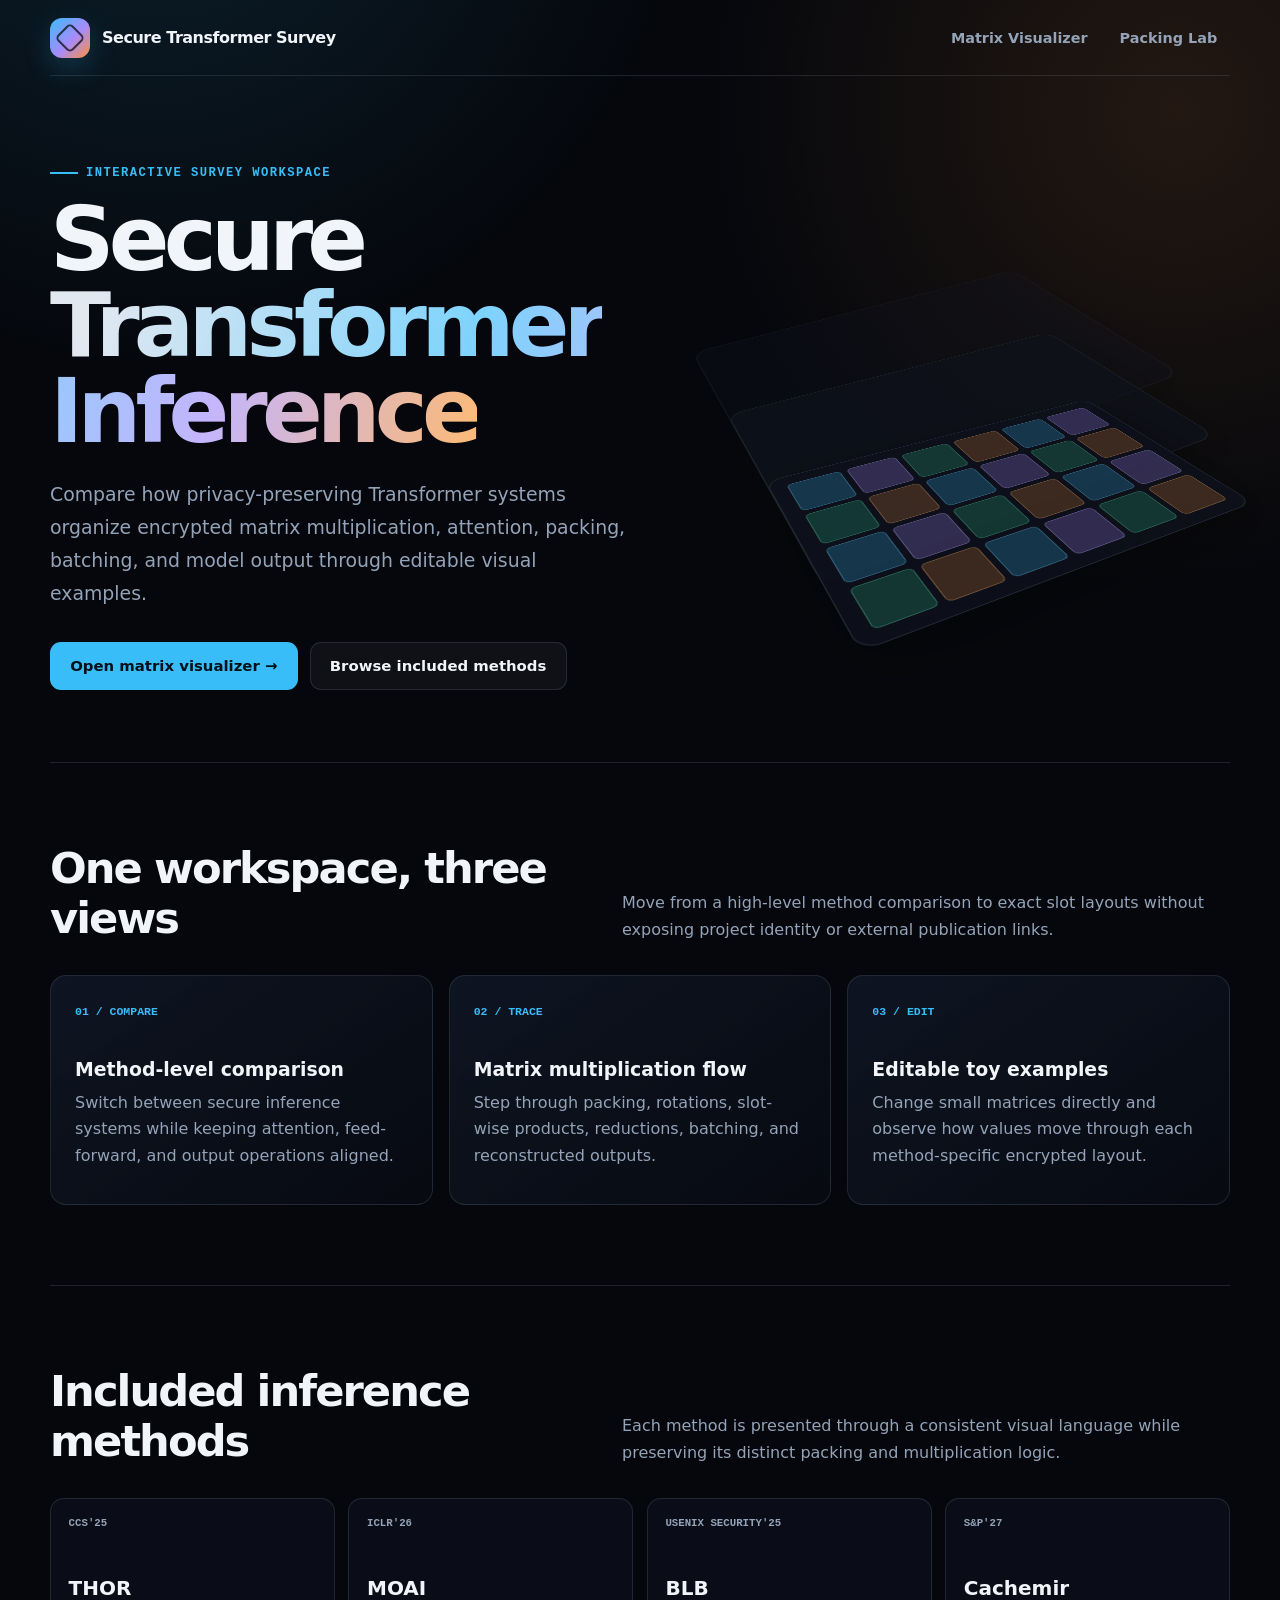
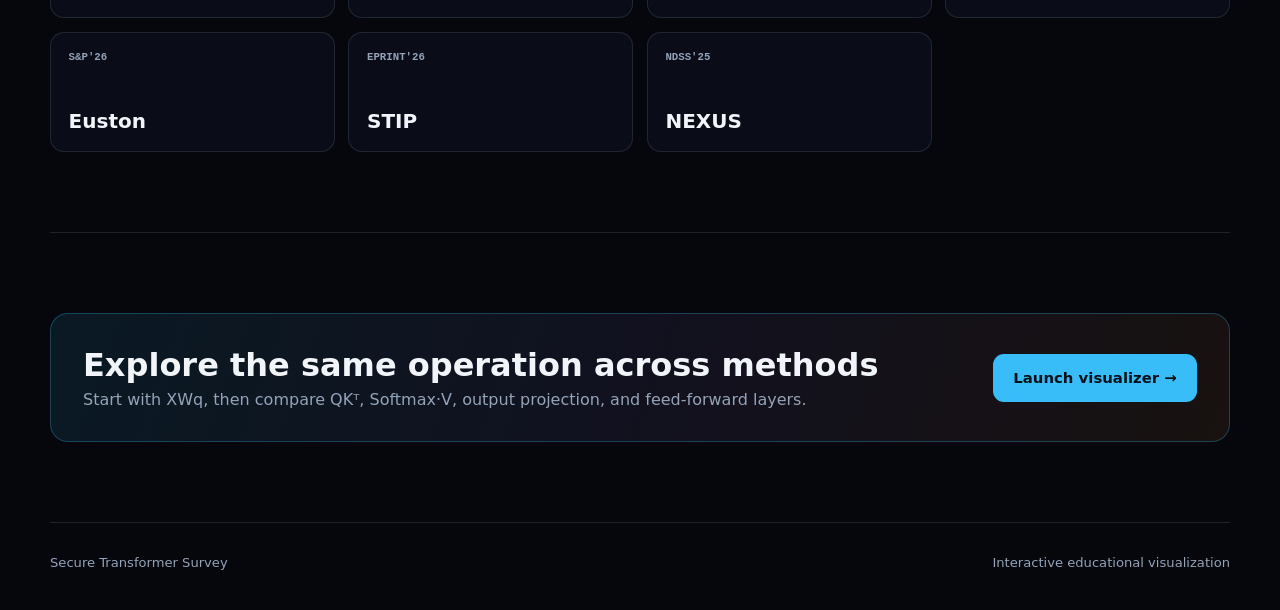
<file: FHE-Transformer-Matmul-Visualizer/website/index.html>
<!DOCTYPE html>
<html lang="en">
  <head>
    <meta charset="UTF-8" />
    <meta name="viewport" content="width=device-width, initial-scale=1.0" />
    <meta name="description" content="Interactive survey of secure Transformer inference methods and encrypted matrix multiplication." />
    <title>Secure Transformer Survey</title>
    <style>
      :root {
        color-scheme: dark;
        --bg: #05070c;
        --surface: #0d111b;
        --surface-2: #111827;
        --border: rgba(148, 163, 184, 0.17);
        --text: #f1f5f9;
        --muted: #94a3b8;
        --cyan: #38bdf8;
        --orange: #fb923c;
        --green: #34d399;
        --purple: #a78bfa;
        --font: Inter, ui-sans-serif, system-ui, -apple-system, BlinkMacSystemFont, "Segoe UI", sans-serif;
        --mono: "SFMono-Regular", Consolas, "Liberation Mono", monospace;
      }

      * { box-sizing: border-box; }
      html { scroll-behavior: smooth; }
      body {
        margin: 0;
        min-height: 100vh;
        overflow-x: hidden;
        font-family: var(--font);
        color: var(--text);
        background:
          radial-gradient(circle at 12% -8%, rgba(56, 189, 248, 0.14), transparent 34rem),
          radial-gradient(circle at 92% 5%, rgba(251, 146, 60, 0.12), transparent 30rem),
          var(--bg);
      }

      a { color: inherit; }
      .shell { width: min(1180px, calc(100% - 40px)); margin: 0 auto; }

      nav {
        min-height: 76px;
        display: flex;
        align-items: center;
        justify-content: space-between;
        gap: 1rem;
        border-bottom: 1px solid var(--border);
      }

      .brand {
        display: inline-flex;
        align-items: center;
        gap: 0.75rem;
        text-decoration: none;
        font-weight: 800;
        letter-spacing: -0.03em;
      }

      .brand-mark {
        width: 40px;
        height: 40px;
        border-radius: 12px;
        position: relative;
        background: linear-gradient(135deg, var(--cyan), var(--purple) 55%, var(--orange));
        box-shadow: 0 10px 28px rgba(56, 189, 248, 0.2);
      }

      .brand-mark::after {
        content: "";
        position: absolute;
        inset: 9px;
        border: 2px solid rgba(5, 7, 12, 0.72);
        border-radius: 5px;
        transform: rotate(45deg);
      }

      .nav-links { display: flex; align-items: center; gap: 0.4rem; flex-wrap: wrap; }
      .nav-links a {
        padding: 0.55rem 0.8rem;
        border-radius: 9px;
        color: var(--muted);
        text-decoration: none;
        font-size: 0.9rem;
        font-weight: 650;
      }
      .nav-links a:hover { color: var(--text); background: rgba(255, 255, 255, 0.05); }

      .hero {
        min-height: 560px;
        display: grid;
        grid-template-columns: minmax(0, 1.05fr) minmax(340px, 0.95fr);
        gap: clamp(2rem, 5vw, 5.5rem);
        align-items: center;
        padding: 5.2rem 0 4.5rem;
      }

      .eyebrow {
        display: inline-flex;
        align-items: center;
        gap: 0.5rem;
        margin-bottom: 1rem;
        color: var(--cyan);
        font: 700 0.76rem var(--mono);
        letter-spacing: 0.12em;
        text-transform: uppercase;
      }
      .eyebrow::before { content: ""; width: 28px; height: 2px; background: var(--cyan); }

      h1 {
        max-width: 12ch;
        margin: 0;
        font-size: clamp(3rem, 7vw, 5.7rem);
        line-height: 0.96;
        letter-spacing: -0.065em;
      }
      h1 span {
        background: linear-gradient(105deg, #e2e8f0 5%, #7dd3fc 44%, #c4b5fd 72%, #fdba74);
        -webkit-background-clip: text;
        background-clip: text;
        color: transparent;
      }

      .hero-copy {
        max-width: 40rem;
        margin: 1.5rem 0 0;
        color: var(--muted);
        font-size: clamp(1rem, 2vw, 1.18rem);
        line-height: 1.75;
      }

      .actions { display: flex; flex-wrap: wrap; gap: 0.75rem; margin-top: 2rem; }
      .button {
        display: inline-flex;
        align-items: center;
        justify-content: center;
        min-height: 48px;
        padding: 0 1.2rem;
        border: 1px solid var(--border);
        border-radius: 11px;
        text-decoration: none;
        font-size: 0.93rem;
        font-weight: 750;
      }
      .button-primary { border-color: transparent; background: var(--cyan); color: #041018; }
      .button-primary:hover { filter: brightness(1.08); }
      .button-secondary { background: rgba(255, 255, 255, 0.045); }
      .button-secondary:hover { border-color: rgba(56, 189, 248, 0.45); color: var(--cyan); }

      .hero-visual {
        position: relative;
        min-height: 380px;
        display: grid;
        place-items: center;
      }
      .tensor-plane {
        position: absolute;
        width: 76%;
        aspect-ratio: 1.45;
        display: grid;
        grid-template-columns: repeat(6, 1fr);
        gap: 7px;
        padding: 16px;
        border: 1px solid var(--border);
        border-radius: 18px;
        background: rgba(13, 17, 27, 0.88);
        box-shadow: 0 24px 70px rgba(0, 0, 0, 0.34);
        transform: perspective(700px) rotateX(58deg) rotateZ(-30deg);
      }
      .tensor-plane:nth-child(1) { translate: -35px -62px; opacity: 0.42; }
      .tensor-plane:nth-child(2) { translate: 0 0; opacity: 0.72; }
      .tensor-plane:nth-child(3) { translate: 38px 67px; }
      .slot { border-radius: 6px; background: rgba(56, 189, 248, 0.22); border: 1px solid rgba(125, 211, 252, 0.27); }
      .slot:nth-child(4n + 2) { background: rgba(167, 139, 250, 0.24); border-color: rgba(196, 181, 253, 0.28); }
      .slot:nth-child(4n + 3) { background: rgba(52, 211, 153, 0.2); border-color: rgba(110, 231, 183, 0.26); }
      .slot:nth-child(4n) { background: rgba(251, 146, 60, 0.2); border-color: rgba(253, 186, 116, 0.28); }

      section { padding: 5rem 0; border-top: 1px solid var(--border); }
      .section-head { display: flex; justify-content: space-between; gap: 2rem; align-items: end; margin-bottom: 2rem; }
      .section-head h2 { margin: 0; font-size: clamp(1.8rem, 4vw, 2.7rem); letter-spacing: -0.045em; }
      .section-head p { max-width: 38rem; margin: 0; color: var(--muted); line-height: 1.7; }

      .feature-grid { display: grid; grid-template-columns: repeat(3, 1fr); gap: 1rem; }
      .feature {
        min-height: 230px;
        padding: 1.5rem;
        border: 1px solid var(--border);
        border-radius: 16px;
        background: linear-gradient(145deg, rgba(17, 24, 39, 0.82), rgba(8, 11, 18, 0.9));
      }
      .feature-index { color: var(--cyan); font: 700 0.72rem var(--mono); }
      .feature h3 { margin: 2.4rem 0 0.65rem; font-size: 1.18rem; }
      .feature p { margin: 0; color: var(--muted); line-height: 1.65; }

      .method-grid { display: grid; grid-template-columns: repeat(4, 1fr); gap: 0.85rem; }
      .method {
        min-height: 120px;
        display: flex;
        flex-direction: column;
        justify-content: space-between;
        padding: 1.1rem;
        border: 1px solid var(--border);
        border-radius: 14px;
        background: rgba(13, 17, 27, 0.75);
      }
      .method span { color: var(--muted); font: 650 0.67rem var(--mono); }
      .method strong { font-size: 1.25rem; }

      .cta {
        display: flex;
        align-items: center;
        justify-content: space-between;
        gap: 2rem;
        padding: 2rem;
        border: 1px solid rgba(56, 189, 248, 0.28);
        border-radius: 18px;
        background: linear-gradient(110deg, rgba(56, 189, 248, 0.1), rgba(167, 139, 250, 0.08), rgba(251, 146, 60, 0.08));
      }
      .cta h2 { margin: 0 0 0.4rem; font-size: clamp(1.5rem, 3vw, 2rem); }
      .cta p { margin: 0; color: var(--muted); }

      footer {
        display: flex;
        justify-content: space-between;
        gap: 1rem;
        padding: 2rem 0 2.5rem;
        border-top: 1px solid var(--border);
        color: var(--muted);
        font-size: 0.82rem;
      }

      @media (max-width: 900px) {
        .hero { grid-template-columns: 1fr; padding-top: 3.5rem; }
        .hero-visual { min-height: 300px; }
        .feature-grid { grid-template-columns: 1fr; }
        .method-grid { grid-template-columns: repeat(2, 1fr); }
      }
      @media (max-width: 620px) {
        .shell { width: min(100% - 24px, 1180px); }
        nav { align-items: flex-start; padding: 0.9rem 0; }
        .brand { font-size: 0.88rem; }
        .nav-links { justify-content: flex-end; }
        .nav-links a { padding: 0.45rem; font-size: 0.78rem; }
        .hero { min-height: 0; padding: 3rem 0; }
        .hero-visual { min-height: 245px; }
        .section-head, .cta, footer { align-items: flex-start; flex-direction: column; }
        .method-grid { grid-template-columns: 1fr; }
      }
    </style>
  </head>
  <body>
    <div class="shell">
      <nav aria-label="Primary navigation">
        <a class="brand" href="./index.html" aria-label="Secure Transformer Survey home">
          <span class="brand-mark" aria-hidden="true"></span>
          <span>Secure Transformer Survey</span>
        </a>
        <div class="nav-links">
          <a href="./transformer_visualizer.html">Matrix Visualizer</a>
          <a href="./visualizer.html">Packing Lab</a>
        </div>
      </nav>

      <main>
        <header class="hero">
          <div>
            <div class="eyebrow">Interactive survey workspace</div>
            <h1>Secure <span>Transformer Inference</span></h1>
            <p class="hero-copy">
              Compare how privacy-preserving Transformer systems organize encrypted matrix multiplication,
              attention, packing, batching, and model output through editable visual examples.
            </p>
            <div class="actions">
              <a class="button button-primary" href="./transformer_visualizer.html">Open matrix visualizer →</a>
              <a class="button button-secondary" href="#methods">Browse included methods</a>
            </div>
          </div>
          <div class="hero-visual" aria-label="Three encrypted tensor planes with packed slots">
            <div class="tensor-plane" aria-hidden="true"></div>
            <div class="tensor-plane" aria-hidden="true"></div>
            <div class="tensor-plane" aria-hidden="true">
              <span class="slot"></span><span class="slot"></span><span class="slot"></span><span class="slot"></span><span class="slot"></span><span class="slot"></span>
              <span class="slot"></span><span class="slot"></span><span class="slot"></span><span class="slot"></span><span class="slot"></span><span class="slot"></span>
              <span class="slot"></span><span class="slot"></span><span class="slot"></span><span class="slot"></span><span class="slot"></span><span class="slot"></span>
              <span class="slot"></span><span class="slot"></span><span class="slot"></span><span class="slot"></span><span class="slot"></span><span class="slot"></span>
            </div>
          </div>
        </header>

        <section aria-labelledby="workspace-title">
          <div class="section-head">
            <h2 id="workspace-title">One workspace, three views</h2>
            <p>Move from a high-level method comparison to exact slot layouts without exposing project identity or external publication links.</p>
          </div>
          <div class="feature-grid">
            <article class="feature">
              <span class="feature-index">01 / COMPARE</span>
              <h3>Method-level comparison</h3>
              <p>Switch between secure inference systems while keeping attention, feed-forward, and output operations aligned.</p>
            </article>
            <article class="feature">
              <span class="feature-index">02 / TRACE</span>
              <h3>Matrix multiplication flow</h3>
              <p>Step through packing, rotations, slot-wise products, reductions, batching, and reconstructed outputs.</p>
            </article>
            <article class="feature">
              <span class="feature-index">03 / EDIT</span>
              <h3>Editable toy examples</h3>
              <p>Change small matrices directly and observe how values move through each method-specific encrypted layout.</p>
            </article>
          </div>
        </section>

        <section id="methods" aria-labelledby="methods-title">
          <div class="section-head">
            <h2 id="methods-title">Included inference methods</h2>
            <p>Each method is presented through a consistent visual language while preserving its distinct packing and multiplication logic.</p>
          </div>
          <div class="method-grid">
            <div class="method"><span>CCS'25</span><strong>THOR</strong></div>
            <div class="method"><span>ICLR'26</span><strong>MOAI</strong></div>
            <div class="method"><span>USENIX SECURITY'25</span><strong>BLB</strong></div>
            <div class="method"><span>S&amp;P'27</span><strong>Cachemir</strong></div>
            <div class="method"><span>S&amp;P'26</span><strong>Euston</strong></div>
            <div class="method"><span>EPRINT'26</span><strong>STIP</strong></div>
            <div class="method"><span>NDSS'25</span><strong>NEXUS</strong></div>
          </div>
        </section>

        <section>
          <div class="cta">
            <div>
              <h2>Explore the same operation across methods</h2>
              <p>Start with XWq, then compare QKᵀ, Softmax·V, output projection, and feed-forward layers.</p>
            </div>
            <a class="button button-primary" href="./transformer_visualizer.html">Launch visualizer →</a>
          </div>
        </section>
      </main>

      <footer>
        <span>Secure Transformer Survey</span>
        <span>Interactive educational visualization</span>
      </footer>
    </div>
  </body>
</html>
</file>
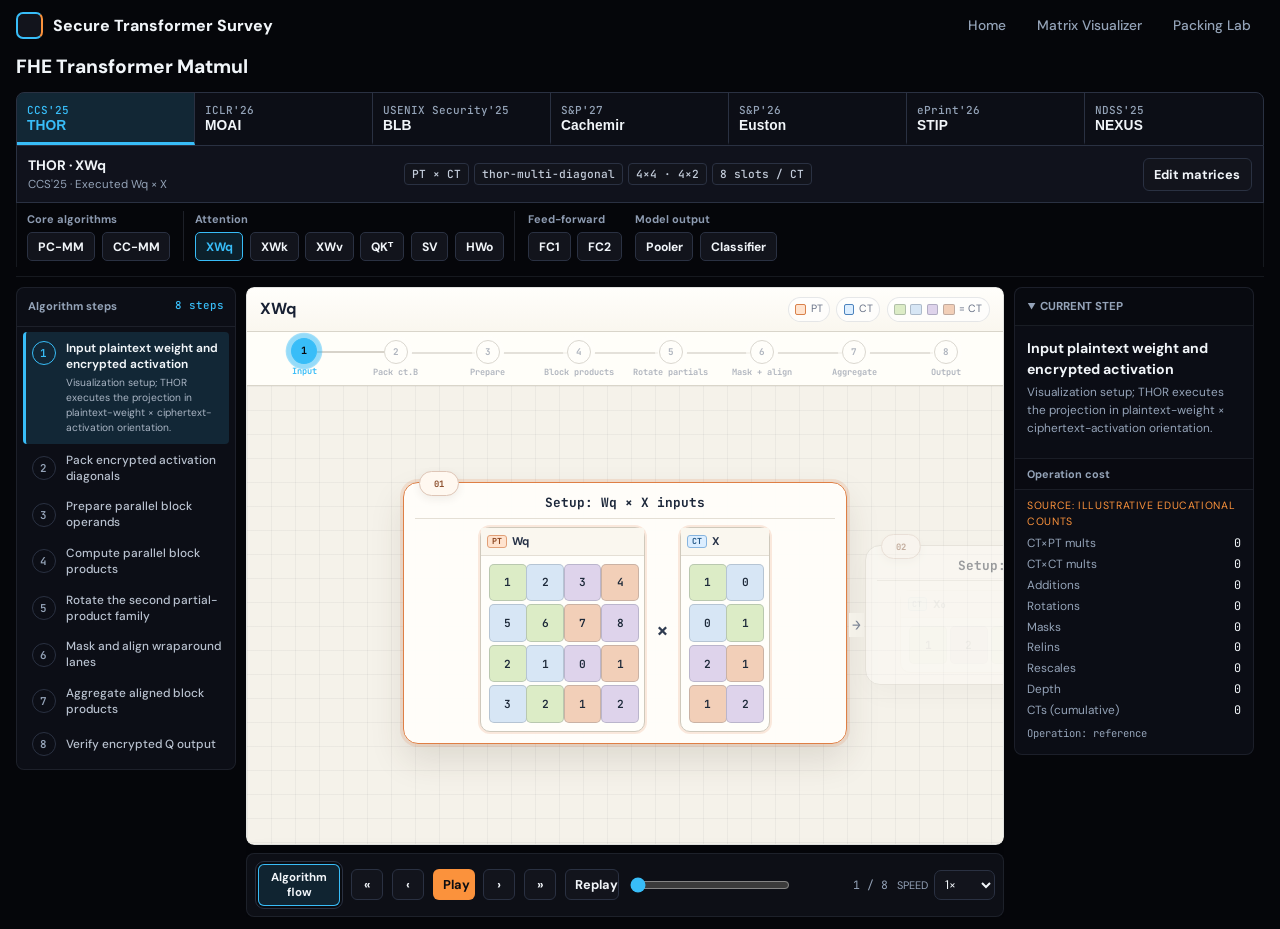
<file: FHE-Transformer-Matmul-Visualizer/website/transformer_visualizer.html>
<!DOCTYPE html>
<html lang="en">
  <head>
    <meta charset="UTF-8" />
    <meta name="viewport" content="width=device-width, initial-scale=1.0" />
    <meta http-equiv="Cache-Control" content="no-cache, no-store, must-revalidate" />
    <meta http-equiv="Pragma" content="no-cache" />
    <meta http-equiv="Expires" content="0" />
    <title>Secure Transformer Survey — Matrix Visualizer</title>
    <link rel="preconnect" href="https://fonts.googleapis.com" />
    <link rel="preconnect" href="https://fonts.gstatic.com" crossorigin />
    <link
      href="https://fonts.googleapis.com/css2?family=DM+Sans:ital,opsz,wght@0,9..40,400;0,9..40,500;0,9..40,600;0,9..40,700;0,9..40,800;1,9..40,400&family=JetBrains+Mono:wght@400;500&display=swap"
      rel="stylesheet"
    />
    <link rel="stylesheet" href="./transformer/styles.css?v=20261118-3" />
  </head>
  <body>
    <div class="ambient" aria-hidden="true"></div>

    <div class="tv-shell">
      <!-- Shared survey navigation -->
      <nav>
        <a class="brand" href="./index.html">
          <span class="brand-mark" aria-hidden="true"></span>
          Secure Transformer Survey
        </a>
        <div class="nav-links">
          <a href="./index.html">Home</a>
          <a href="./transformer_visualizer.html" aria-current="page">Matrix Visualizer</a>
          <a href="./visualizer.html">Packing Lab</a>
        </div>
      </nav>

      <header class="tv-header">
        <div class="tv-heading-row">
          <div>
            <h1>FHE Transformer Matmul</h1>
            <p class="tv-sub">Method-faithful matrix packing and encrypted dataflow</p>
          </div>
          <p class="tv-disclaimer">Educational visualization · no browser-side encryption</p>
        </div>
        <div class="tv-method-switch" role="group" aria-label="Inference method">
          <button type="button" class="tv-method-btn tv-method-btn--active" data-method="thor" aria-pressed="true">
            <span>CCS'25</span><strong>THOR</strong>
          </button>
          <button type="button" class="tv-method-btn" data-method="moai" aria-pressed="false">
            <span>ICLR'26</span><strong>MOAI</strong>
          </button>
          <button type="button" class="tv-method-btn" data-method="blb" aria-pressed="false">
            <span>USENIX Security'25</span><strong>BLB</strong>
          </button>
          <button type="button" class="tv-method-btn" data-method="cachemir" aria-pressed="false">
            <span>S&amp;P'27</span><strong>Cachemir</strong>
          </button>
          <button type="button" class="tv-method-btn" data-method="euston" aria-pressed="false">
            <span>S&amp;P'26</span><strong>Euston</strong>
          </button>
          <button type="button" class="tv-method-btn" data-method="stip" aria-pressed="false">
            <span>ePrint'26</span><strong>STIP</strong>
          </button>
          <button type="button" class="tv-method-btn" data-method="nexus" aria-pressed="false">
            <span>NDSS'25</span><strong>NEXUS</strong>
          </button>
        </div>

        <section class="tv-method-context" aria-label="Current method and operation">
          <div class="tv-method-context-copy">
            <strong id="method-context-title">THOR · XWq</strong>
            <span id="method-context-subtitle">CCS'25 THOR</span>
          </div>
          <div class="tv-context-traits" aria-label="Current matrix multiplication properties">
            <span id="context-matmul">PT × CT</span>
            <span id="context-packing">Diagonal packing</span>
            <span id="context-shape">4×4 · 4×2</span>
            <span id="context-slots">8 slots / CT</span>
          </div>
          <button type="button" class="tv-btn tv-context-edit" data-action="open-matrix-editor">
            Edit matrices
          </button>
        </section>

        <div class="tv-method-panel" data-method-panel="thor">
          <div class="tv-op-groups" aria-label="THOR algorithms and transformer operations">
            <div class="tv-op-group">
              <span class="tv-op-group-label">Core algorithms</span>
              <div class="tv-ops" role="group" aria-label="THOR core algorithms">
                <button type="button" class="tv-op tv-op--paper" data-algorithm="thor-pcmm" aria-pressed="false">PC-MM</button>
                <button type="button" class="tv-op tv-op--paper" data-algorithm="thor-ccmm" aria-pressed="false">CC-MM</button>
              </div>
            </div>
            <div class="tv-op-group tv-op-group--wide">
              <span class="tv-op-group-label">Attention</span>
              <div class="tv-ops" role="group" aria-label="THOR attention matrix multiplications">
                <button type="button" class="tv-op" data-thor-operation="thor-query" aria-pressed="true">XWq</button>
                <button type="button" class="tv-op" data-thor-operation="thor-key" aria-pressed="false">XWk</button>
                <button type="button" class="tv-op" data-thor-operation="thor-value" aria-pressed="false">XWv</button>
                <button type="button" class="tv-op" data-thor-operation="thor-score" aria-pressed="false">QKᵀ</button>
                <button type="button" class="tv-op" data-thor-operation="thor-context" aria-pressed="false">SV</button>
                <button type="button" class="tv-op" data-thor-operation="thor-output" aria-pressed="false">HWo</button>
              </div>
            </div>
            <div class="tv-op-group">
              <span class="tv-op-group-label">Feed-forward</span>
              <div class="tv-ops" role="group" aria-label="THOR feed-forward matrix multiplications">
                <button type="button" class="tv-op" data-thor-operation="thor-fc1" aria-pressed="false">FC1</button>
                <button type="button" class="tv-op" data-thor-operation="thor-fc2" aria-pressed="false">FC2</button>
              </div>
            </div>
            <div class="tv-op-group">
              <span class="tv-op-group-label">Model output</span>
              <div class="tv-ops" role="group" aria-label="THOR output matrix multiplications">
                <button type="button" class="tv-op" data-thor-operation="thor-pooler" aria-pressed="false">Pooler</button>
                <button type="button" class="tv-op" data-thor-operation="thor-classifier" aria-pressed="false">Classifier</button>
              </div>
            </div>
          </div>
        </div>

        <div class="tv-method-panel" data-method-panel="moai" hidden>
          <div class="tv-op-groups" aria-label="MOAI transformer operations">
            <div class="tv-op-group tv-op-group--wide">
              <span class="tv-op-group-label">Attention</span>
              <div class="tv-ops" role="group" aria-label="MOAI attention matrix multiplications">
                <button type="button" class="tv-op" data-moai-operation="moai-query" aria-pressed="false">XWq</button>
                <button type="button" class="tv-op" data-moai-operation="moai-key" aria-pressed="false">XWk</button>
                <button type="button" class="tv-op" data-moai-operation="moai-value" aria-pressed="false">XWv</button>
                <button type="button" class="tv-op" data-moai-operation="moai-score" aria-pressed="false">QKᵀ</button>
                <button type="button" class="tv-op" data-moai-operation="moai-context" aria-pressed="false">SV</button>
                <button type="button" class="tv-op" data-moai-operation="moai-output" aria-pressed="false">HWo</button>
              </div>
            </div>
            <div class="tv-op-group">
              <span class="tv-op-group-label">Feed-forward</span>
              <div class="tv-ops" role="group" aria-label="MOAI feed-forward matrix multiplications">
                <button type="button" class="tv-op" data-moai-operation="moai-fc1" aria-pressed="false">FC1</button>
                <button type="button" class="tv-op" data-moai-operation="moai-fc2" aria-pressed="false">FC2</button>
              </div>
            </div>
            <div class="tv-op-group">
              <span class="tv-op-group-label">Model output</span>
              <div class="tv-ops" role="group" aria-label="MOAI output matrix multiplications">
                <button type="button" class="tv-op" data-moai-operation="moai-pooler" aria-pressed="false">Pooler</button>
                <button type="button" class="tv-op" data-moai-operation="moai-classifier" aria-pressed="false">Classifier</button>
              </div>
            </div>
          </div>
        </div>

        <div class="tv-method-panel" data-method-panel="blb" hidden>
          <div class="tv-op-groups" aria-label="BLB transformer operations">
            <div class="tv-op-group tv-op-group--wide">
              <span class="tv-op-group-label">Attention</span>
              <div class="tv-ops" role="group" aria-label="BLB attention matrix multiplications">
                <button type="button" class="tv-op" data-blb-operation="blb-query" aria-pressed="false">XWq</button>
                <button type="button" class="tv-op" data-blb-operation="blb-key" aria-pressed="false">XWk</button>
                <button type="button" class="tv-op" data-blb-operation="blb-value" aria-pressed="false">XWv</button>
                <button type="button" class="tv-op" data-blb-operation="blb-score" aria-pressed="false">QKᵀ</button>
                <button type="button" class="tv-op" data-blb-operation="blb-context" aria-pressed="false">SV</button>
                <button type="button" class="tv-op" data-blb-operation="blb-output" aria-pressed="false">HWo</button>
              </div>
            </div>
            <div class="tv-op-group">
              <span class="tv-op-group-label">Feed-forward</span>
              <div class="tv-ops" role="group" aria-label="BLB feed-forward matrix multiplications">
                <button type="button" class="tv-op" data-blb-operation="blb-fc1" aria-pressed="false">FC1</button>
                <button type="button" class="tv-op" data-blb-operation="blb-fc2" aria-pressed="false">FC2</button>
              </div>
            </div>
            <div class="tv-op-group">
              <span class="tv-op-group-label">MPC output</span>
              <div class="tv-ops" role="group" aria-label="BLB output matrix multiplications">
                <button type="button" class="tv-op" data-blb-operation="blb-pooler" aria-pressed="false">Pooler</button>
                <button type="button" class="tv-op" data-blb-operation="blb-classifier" aria-pressed="false">Classifier</button>
              </div>
            </div>
          </div>
        </div>

        <div class="tv-method-panel" data-method-panel="cachemir" hidden>
          <div class="tv-op-groups" aria-label="Cachemir LLaMA decoding operations">
            <div class="tv-op-group tv-op-group--wide">
              <span class="tv-op-group-label">Attention + KV cache</span>
              <div class="tv-ops" role="group" aria-label="Cachemir attention matrix multiplications">
                <button type="button" class="tv-op" data-cachemir-operation="cachemir-query" aria-pressed="false">XWq</button>
                <button type="button" class="tv-op" data-cachemir-operation="cachemir-key" aria-pressed="false">XWk</button>
                <button type="button" class="tv-op" data-cachemir-operation="cachemir-value" aria-pressed="false">XWv</button>
                <button type="button" class="tv-op" data-cachemir-operation="cachemir-score" aria-pressed="false">QKᵀ</button>
                <button type="button" class="tv-op" data-cachemir-operation="cachemir-context" aria-pressed="false">Softmax·V</button>
                <button type="button" class="tv-op" data-cachemir-operation="cachemir-output" aria-pressed="false">AttWo</button>
              </div>
            </div>
            <div class="tv-op-group">
              <span class="tv-op-group-label">SwiGLU FFN</span>
              <div class="tv-ops" role="group" aria-label="Cachemir feed-forward matrix multiplications">
                <button type="button" class="tv-op" data-cachemir-operation="cachemir-up" aria-pressed="false">Up</button>
                <button type="button" class="tv-op" data-cachemir-operation="cachemir-gate" aria-pressed="false">Gate</button>
                <button type="button" class="tv-op" data-cachemir-operation="cachemir-down" aria-pressed="false">Down</button>
              </div>
            </div>
          </div>
        </div>

        <div class="tv-method-panel" data-method-panel="euston" hidden>
          <div class="tv-op-groups" aria-label="Euston transformer operations">
            <div class="tv-op-group tv-op-group--wide">
              <span class="tv-op-group-label">Core primitives</span>
              <div class="tv-ops" role="group" aria-label="Euston matrix multiplication primitives">
                <button type="button" class="tv-op" data-euston-operation="euston-pccdmm" aria-pressed="false">PCCDMM</button>
                <button type="button" class="tv-op" data-euston-operation="euston-ccpumm" aria-pressed="false">CCPUMM</button>
                <button type="button" class="tv-op" data-euston-operation="euston-cccrmm" aria-pressed="false">CCCRMM</button>
                <button type="button" class="tv-op" data-euston-operation="euston-cdccmm" aria-pressed="false">CDCCMM</button>
              </div>
            </div>
            <div class="tv-op-group tv-op-group--wide">
              <span class="tv-op-group-label">Attention</span>
              <div class="tv-ops" role="group" aria-label="Euston attention matrix multiplications">
                <button type="button" class="tv-op" data-euston-operation="euston-query" aria-pressed="false">XWq</button>
                <button type="button" class="tv-op" data-euston-operation="euston-key" aria-pressed="false">XWk</button>
                <button type="button" class="tv-op" data-euston-operation="euston-value" aria-pressed="false">XWv</button>
                <button type="button" class="tv-op" data-euston-operation="euston-score" aria-pressed="false">QKᵀ</button>
                <button type="button" class="tv-op" data-euston-operation="euston-context" aria-pressed="false">Softmax·V</button>
                <button type="button" class="tv-op" data-euston-operation="euston-output" aria-pressed="false">YWo</button>
              </div>
            </div>
            <div class="tv-op-group">
              <span class="tv-op-group-label">Feed-forward</span>
              <div class="tv-ops" role="group" aria-label="Euston feed-forward matrix multiplications">
                <button type="button" class="tv-op" data-euston-operation="euston-fc1" aria-pressed="false">FC1</button>
                <button type="button" class="tv-op" data-euston-operation="euston-fc2" aria-pressed="false">FC2</button>
              </div>
            </div>
          </div>
        </div>

        <div class="tv-method-panel" data-method-panel="stip" hidden>
          <div class="tv-op-groups" aria-label="STIP compact-packing Transformer operations">
            <div class="tv-op-group tv-op-group--wide">
              <span class="tv-op-group-label">Core primitives</span>
              <div class="tv-ops" role="group" aria-label="STIP core algorithms">
                <button type="button" class="tv-op" data-stip-operation="stip-rihp" aria-pressed="false">RIHP QKᵀ</button>
                <button type="button" class="tv-op" data-stip-operation="stip-l2" aria-pressed="false">RIHP L2</button>
                <button type="button" class="tv-op" data-stip-operation="stip-dhp" aria-pressed="false">DHP</button>
                <button type="button" class="tv-op" data-stip-operation="stip-amcp" aria-pressed="false">AMCP</button>
                <button type="button" class="tv-op" data-stip-operation="stip-bsgs" aria-pressed="false">RIHP + BSGS</button>
              </div>
            </div>
            <div class="tv-op-group tv-op-group--wide">
              <span class="tv-op-group-label">Attention</span>
              <div class="tv-ops" role="group" aria-label="STIP attention matrix multiplications">
                <button type="button" class="tv-op" data-stip-operation="stip-query" aria-pressed="false">XWq</button>
                <button type="button" class="tv-op" data-stip-operation="stip-key" aria-pressed="false">XWk</button>
                <button type="button" class="tv-op" data-stip-operation="stip-value" aria-pressed="false">XWv</button>
                <button type="button" class="tv-op" data-stip-operation="stip-score" aria-pressed="false">QKᵀ</button>
                <button type="button" class="tv-op" data-stip-operation="stip-distance" aria-pressed="false">L2(Q,K)</button>
                <button type="button" class="tv-op" data-stip-operation="stip-context" aria-pressed="false">GK·V</button>
                <button type="button" class="tv-op" data-stip-operation="stip-output" aria-pressed="false">HWo</button>
              </div>
            </div>
            <div class="tv-op-group">
              <span class="tv-op-group-label">Feed-forward</span>
              <div class="tv-ops" role="group" aria-label="STIP feed-forward matrix multiplications">
                <button type="button" class="tv-op" data-stip-operation="stip-fc1" aria-pressed="false">FC1</button>
                <button type="button" class="tv-op" data-stip-operation="stip-fc2" aria-pressed="false">FC2</button>
              </div>
            </div>
          </div>
        </div>

        <div class="tv-method-panel" data-method-panel="nexus" hidden>
          <div class="tv-op-groups" aria-label="NEXUS non-interactive Transformer operations">
            <div class="tv-op-group tv-op-group--wide">
              <span class="tv-op-group-label">Core primitives</span>
              <div class="tv-ops" role="group" aria-label="NEXUS core algorithms">
                <button type="button" class="tv-op" data-nexus-operation="nexus-decompress" aria-pressed="false">Compress / Decompress</button>
                <button type="button" class="tv-op" data-nexus-operation="nexus-offline-online" aria-pressed="false">Offline / Online MM</button>
                <button type="button" class="tv-op" data-nexus-operation="nexus-column-ccmm" aria-pressed="false">Column CCMM</button>
              </div>
            </div>
            <div class="tv-op-group tv-op-group--wide">
              <span class="tv-op-group-label">Attention</span>
              <div class="tv-ops" role="group" aria-label="NEXUS attention matrix multiplications">
                <button type="button" class="tv-op" data-nexus-operation="nexus-query" aria-pressed="false">XWq</button>
                <button type="button" class="tv-op" data-nexus-operation="nexus-key" aria-pressed="false">XWk</button>
                <button type="button" class="tv-op" data-nexus-operation="nexus-value" aria-pressed="false">XWv</button>
                <button type="button" class="tv-op" data-nexus-operation="nexus-score" aria-pressed="false">QKᵀ</button>
                <button type="button" class="tv-op" data-nexus-operation="nexus-context" aria-pressed="false">Softmax·V</button>
                <button type="button" class="tv-op" data-nexus-operation="nexus-output" aria-pressed="false">HWo</button>
              </div>
            </div>
            <div class="tv-op-group">
              <span class="tv-op-group-label">Feed-forward</span>
              <div class="tv-ops" role="group" aria-label="NEXUS feed-forward matrix multiplications">
                <button type="button" class="tv-op" data-nexus-operation="nexus-fc1" aria-pressed="false">FC1</button>
                <button type="button" class="tv-op" data-nexus-operation="nexus-fc2" aria-pressed="false">FC2</button>
              </div>
            </div>
          </div>
        </div>
      </header>

      <div class="tv-layout">
        <aside class="tv-step-rail" aria-label="Algorithm steps">
          <div class="tv-step-rail-head">
            <span>Algorithm steps</span>
            <strong id="step-count">0 steps</strong>
          </div>
          <ol class="tv-stepchips" id="step-chips" aria-label="Steps"></ol>
        </aside>

        <!-- Right: current step details + optional inputs -->
        <aside class="tv-side" aria-label="Controls">
          <details class="tv-panel tv-current-panel" open>
            <summary>Current step</summary>
            <div id="step-formula-view"></div>
            <div class="tv-current-metrics-title">Operation cost</div>
            <div id="step-metrics-view"></div>
          </details>

          <details class="tv-panel" id="matrix-editor-panel">
            <summary>Custom matrices</summary>
            <form class="tv-form" id="input-form" novalidate>
              <div class="tv-live-status" data-live-status data-state="ok" aria-live="polite">
                Live update enabled
              </div>
              <p class="tv-algorithm-note" data-algorithm-note hidden></p>
              <div class="tv-form-row" data-thor-ccmm-controls hidden>
                <label>
                  Figure 4 approach
                  <select data-field="thorCcmmMethod">
                    <option value="lower-lower" selected>Lower-Lower Basic</option>
                    <option value="upper-lower">Upper-Lower</option>
                  </select>
                </label>
              </div>
              <div class="tv-form-row">
                <label>
                  M (A rows)
                  <input type="number" data-field="m" value="4" min="1" max="64" required />
                  <span class="tv-err" data-error="m"></span>
                </label>
                <label>
                  K (shared)
                  <input type="number" data-field="k" value="4" min="1" max="64" required />
                  <span class="tv-err" data-error="k"></span>
                </label>
                <label>
                  N (B cols)
                  <input type="number" data-field="n" value="4" min="1" max="64" required />
                  <span class="tv-err" data-error="n"></span>
                </label>
              </div>

              <div class="tv-form-row">
                <label>
                  A type
                  <select data-field="leftType">
                    <option value="ct" selected>ciphertext (CT)</option>
                    <option value="pt">plaintext (PT)</option>
                  </select>
                </label>
                <label>
                  B type
                  <select data-field="rightType">
                    <option value="pt" selected>plaintext (PT)</option>
                    <option value="ct">ciphertext (CT)</option>
                  </select>
                </label>
                <label>
                  Slots / CT
                  <select data-field="slots">
                    <option value="8">8</option>
                    <option value="16" selected>16</option>
                    <option value="32">32</option>
                    <option value="64">64</option>
                    <option value="128">128</option>
                    <option value="256">256</option>
                    <option value="512">512</option>
                  </select>
                  <span class="tv-err" data-error="slots"></span>
                </label>
              </div>

              <div class="tv-form-row">
                <label>
                  Packing strategy
                  <select data-field="strategy">
                    <option value="auto" selected>Auto</option>
                    <option value="row">Row</option>
                    <option value="column">Column</option>
                    <option value="diagonal">Diagonal</option>
                    <option value="custom">Custom</option>
                  </select>
                  <span class="tv-err" data-error="strategy"></span>
                </label>
                <label>
                  Values
                  <select data-field="valueMode">
                    <option value="manual" selected>Manual / paste</option>
                    <option value="sequential">Sequential 1..N</option>
                    <option value="random">Random (−4..4)</option>
                    <option value="zero-one">Zero / one</option>
                  </select>
                </label>
                <label>
                  Seed
                  <input type="number" data-field="seed" value="1" min="0" />
                </label>
              </div>

              <div data-field-custom="group" hidden>
                <p class="tv-form-hint">
                  Custom layouts must parse with <code>Layout.fromString</code> (e.g.
                  <code>[0:4:1][1:4:1]</code>). Generation is blocked on a parse failure.
                </p>
                <label class="tv-form-block">
                  A layout
                  <input type="text" data-field="customLeft" spellcheck="false" placeholder="[0:4:1][1:4:1]" />
                </label>
                <label class="tv-form-block">
                  B layout
                  <input type="text" data-field="customRight" spellcheck="false" placeholder="[1:2:1][0:4:1]" />
                </label>
                <label class="tv-form-block">
                  Output layout <span class="tv-opt">(optional)</span>
                  <input type="text" data-field="customOutput" spellcheck="false" placeholder="[0:4:1][1:4:1]" />
                </label>
              </div>

              <label class="tv-form-block">
                <span data-matrix-name="left">A</span> <span class="tv-opt" data-matrix-shape="left">4×4</span>
                <textarea data-field="valuesA" rows="4" spellcheck="false" wrap="off">1 2 0 1
0 1 3 2
2 0 1 1
1 1 2 0</textarea>
                <span class="tv-err" data-error="values"></span>
              </label>
              <label class="tv-form-block">
                <span data-matrix-name="right">B</span> <span class="tv-opt" data-matrix-shape="right">4×2</span>
                <textarea data-field="valuesB" rows="4" spellcheck="false" wrap="off">1 0 2 1
0 1 1 2
2 1 0 1
1 2 1 0</textarea>
              </label>

              <div class="tv-form-actions">
                <button type="button" class="tv-btn tv-btn-primary" data-action="generate">Generate visualization</button>
                <button type="button" class="tv-btn" data-action="load-defaults">Load 4×4 example</button>
              </div>
            </form>
          </details>

          <details class="tv-panel">
            <summary>Plan</summary>
            <div id="plan-view" class="tv-plan"></div>
          </details>

          <details class="tv-panel">
            <summary>Output tiles</summary>
            <div id="tile-view"></div>
          </details>

          <details class="tv-panel">
            <summary>Help &amp; keyboard</summary>
            <ul class="tv-help">
              <li><kbd>Space</kbd> play / pause</li>
              <li><kbd>←</kbd> / <kbd>→</kbd> previous / next step</li>
              <li><kbd>Home</kbd> / <kbd>End</kbd> first / last step</li>
              <li><kbd>R</kbd> replay current step</li>
              <li><kbd>Esc</kbd> clear pinned highlight</li>
              <li>Hover to highlight provenance; click to pin.</li>
            </ul>
          </details>
        </aside>

        <!-- Center: visualization + playback -->
        <main class="tv-main">
          <div class="tv-work" id="grid-wrap">
            <section class="tv-story-view" id="story-view" aria-label="Algorithm visualization flow">
              <header class="tv-story-header">
                <div>
                  <h2 id="story-title">Matrix multiplication dataflow</h2>
                  <p id="story-subtitle"></p>
                </div>
                <div class="tv-story-legend" aria-label="Legend">
                  <span><i class="tv-legend-swatch tv-legend-pt"></i>PT</span>
                  <span><i class="tv-legend-swatch tv-legend-ct"></i>CT</span>
                  <span id="mpc-legend" hidden><i class="tv-legend-swatch tv-legend-mpc"></i>MPC</span>
                  <span title="Fill color indicates the packing group">
                    <i class="tv-paper-swatch tv-paper-swatch--0"></i>
                    <i class="tv-paper-swatch tv-paper-swatch--1"></i>
                    <i class="tv-paper-swatch tv-paper-swatch--2"></i>
                    <i class="tv-paper-swatch tv-paper-swatch--3"></i>
                    <b id="packing-legend-label">= CT</b>
                  </span>
                  <span id="interleaved-legend" hidden title="Two independent lanes inside each ciphertext">
                    <i class="tv-legend-swatch tv-legend-batch"></i><span id="batch-symbols">b₀ b₁</span>
                  </span>
                  <span id="sample-lane-legend" hidden title="Marks the sample in each slot">
                    <i class="tv-slot-marker" data-sample-lane="0" aria-hidden="true"></i>Sample 0
                    <i class="tv-slot-marker" data-sample-lane="1" aria-hidden="true"></i>Sample 1
                  </span>
                  <span id="padding-legend" hidden><b aria-hidden="true">·</b>Padding (0)</span>
                </div>
              </header>
              <div class="tv-story-viewport" id="story-viewport" tabindex="0" aria-label="Scrollable algorithm canvas">
                <div class="tv-story-canvas" id="story-canvas"></div>
              </div>
              <div class="tv-story-detail" id="story-detail"></div>
            </section>

            <div class="tv-inspector-work" id="inspector-view" hidden>
              <svg class="tv-connections" id="connections" aria-hidden="true"></svg>
              <section class="tv-pane tv-pane-tensor" aria-label="Matrices">
                <h2 class="tv-pane-title">Matrices</h2>
                <div class="tv-pane-body" id="tensor-view"></div>
              </section>
              <section class="tv-pane tv-pane-slots" aria-label="Ciphertext slots">
                <h2 class="tv-pane-title">Ciphertext slots</h2>
                <div class="tv-pane-body" id="ciphertext-view"></div>
              </section>
              <section class="tv-pane tv-pane-explain" aria-label="Explanation">
                <h2 class="tv-pane-title">Explanation</h2>
                <div class="tv-pane-body" id="formula-view"></div>
                <h2 class="tv-pane-title">Operation metrics</h2>
                <div class="tv-pane-body" id="metrics-view"></div>
              </section>
            </div>
          </div>

          <div class="tv-timeline" role="group" aria-label="Playback controls">
            <div class="tv-view-switch" role="group" aria-label="Visualization view">
              <button type="button" class="tv-view-btn tv-view-btn--active" data-view="story" aria-pressed="true">Algorithm flow</button>
              <button type="button" class="tv-view-btn" data-view="inspector" aria-pressed="false">Inspector</button>
            </div>
            <button type="button" id="btn-first" class="tv-btn tv-btn-secondary-nav" title="First step (Home)" aria-label="First step">«</button>
            <button type="button" id="btn-prev" class="tv-btn" title="Previous step (←)" aria-label="Previous step">‹</button>
            <button type="button" id="btn-play" class="tv-btn tv-btn-primary" aria-pressed="false" aria-label="Play">Play</button>
            <button type="button" id="btn-next" class="tv-btn" title="Next step (→)" aria-label="Next step">›</button>
            <button type="button" id="btn-last" class="tv-btn tv-btn-secondary-nav" title="Last step (End)" aria-label="Last step">»</button>
            <button type="button" id="btn-replay" class="tv-btn tv-btn-secondary-nav" title="Replay current step (R)" aria-label="Replay current step">Replay</button>
            <input type="range" id="range-step" min="0" max="0" step="1" value="0" aria-label="Step progress" />
            <span id="step-label" class="tv-step-label">0 / 0</span>
            <label class="tv-speed">
              <span class="tv-speed-label">Speed</span>
              <select id="speed-select">
                <option value="0.5">0.5×</option>
                <option value="1" selected>1×</option>
                <option value="1.5">1.5×</option>
                <option value="2">2×</option>
              </select>
            </label>
          </div>

          <div class="tv-live" id="live-region" aria-live="polite"></div>
        </main>
      </div>
    </div>

    <script type="module" src="./transformer/app.js?v=20261118-3"></script>
  </body>
</html>
</file>
<file: FHE-Transformer-Matmul-Visualizer/website/transformer/styles.css>
/* Transformer matmul visualizer — dark theme matching website/visualizer.html */
:root {
  color-scheme: dark;
  --bg-deep: #05060a;
  --bg: #0a0c14;
  --pane: #0e1018;
  --pane-head: #12151f;
  --box: #12141c;
  --box-border: #2a3142;
  --border: rgba(148, 163, 184, 0.12);
  --text: #f1f5f9;
  --muted: #94a3b8;
  --accent: #38bdf8;
  --accent-dim: rgba(56, 189, 248, 0.14);
  --accent-2: #fb923c;
  --accent-2-dim: rgba(251, 146, 60, 0.16);
  --ok: #4ade80;
  --danger: #fb7185;
  --font: "DM Sans", system-ui, -apple-system, sans-serif;
  --mono: "JetBrains Mono", ui-monospace, monospace;
  --cell: clamp(1.9rem, 3.4vw, 2.5rem);
  --slot: clamp(1.5rem, 2.6vw, 2rem);
  --radius: 12px;
  --radius-sm: 8px;
}

* {
  box-sizing: border-box;
}

html,
body {
  min-height: 100%;
}

body.tv-method-moai {
  --accent: #a78bfa;
  --accent-dim: rgba(167, 139, 250, 0.15);
}

body.tv-method-blb {
  --accent: #34d399;
  --accent-dim: rgba(52, 211, 153, 0.15);
}

body.tv-method-cachemir {
  --accent: #f59e0b;
  --accent-dim: rgba(245, 158, 11, 0.15);
}

body.tv-method-euston {
  --accent: #2dd4bf;
  --accent-dim: rgba(45, 212, 191, 0.15);
}

body.tv-method-stip {
  --accent: #f472b6;
  --accent-dim: rgba(244, 114, 182, 0.15);
}

body.tv-method-nexus {
  --accent: #facc15;
  --accent-dim: rgba(250, 204, 21, 0.15);
}

body {
  margin: 0;
  font-family: var(--font);
  background: var(--bg-deep);
  color: var(--text);
  line-height: 1.5;
}

.ambient {
  position: fixed;
  inset: 0;
  pointer-events: none;
  z-index: 0;
  background:
    radial-gradient(ellipse 80% 50% at 15% -10%, rgba(56, 189, 248, 0.10), transparent 55%),
    radial-gradient(ellipse 60% 45% at 95% 10%, rgba(251, 146, 60, 0.10), transparent 50%),
    var(--bg-deep);
}

.tv-shell {
  position: relative;
  z-index: 1;
  min-height: 100vh;
  min-height: 100svh;
  display: flex;
  flex-direction: column;
  max-width: 1560px;
  margin: 0 auto;
  width: calc(100% - 48px);
}

@media (max-width: 720px) {
  .tv-shell {
    width: calc(100% - 16px);
  }
}

/* ---- Navbar (shared with index.html) ---- */
nav {
  display: flex;
  align-items: center;
  justify-content: space-between;
  gap: 1rem;
  padding: 0.85rem 0 0.75rem;
  flex-wrap: wrap;
}

.brand {
  display: flex;
  align-items: center;
  gap: 0.6rem;
  font-weight: 800;
  font-size: 1.15rem;
  letter-spacing: -0.04em;
  color: var(--text);
  text-decoration: none;
}

.brand-mark {
  width: 32px;
  height: 32px;
  border-radius: 9px;
  background: linear-gradient(135deg, var(--accent), var(--accent-2));
  box-shadow: 0 4px 20px rgba(56, 189, 248, 0.25);
}

.nav-links {
  display: flex;
  align-items: center;
  gap: 0.35rem;
  flex-wrap: wrap;
}

.nav-links a {
  padding: 0.4rem 0.8rem;
  font-size: 0.86rem;
  font-weight: 500;
  color: var(--muted);
  text-decoration: none;
  border-radius: 8px;
}

.nav-links a:hover {
  color: var(--text);
  background: rgba(255, 255, 255, 0.05);
}

/* ---- Header ---- */
.tv-header {
  padding: 0.35rem 0 0.8rem;
  border-bottom: 1px solid var(--border);
}

.tv-header h1 {
  margin: 0 0 0.3rem;
  font-size: clamp(1.35rem, 2.2vw, 1.8rem);
  font-weight: 800;
  letter-spacing: -0.03em;
}

.tv-sub {
  margin: 0 0 0.35rem;
  color: var(--muted);
  font-size: 0.92rem;
  max-width: 58rem;
}

.tv-sub code,
.tv-form code,
.tv-form-hint code,
.tv-help code {
  font-family: var(--mono);
  font-size: 0.86em;
  color: var(--accent);
}

.tv-disclaimer {
  margin: 0 0 0.6rem;
  font-size: 0.76rem;
  color: var(--accent-2);
  font-weight: 600;
}

.tv-method-switch {
  display: grid;
  grid-template-columns: repeat(7, minmax(0, 1fr));
  gap: 0.65rem;
  margin: 0 0 0.7rem;
}

.tv-method-btn {
  min-width: 0;
  display: grid;
  grid-template-columns: auto 1fr;
  align-items: baseline;
  gap: 0.55rem;
  min-height: 3.65rem;
  padding: 0.65rem 0.8rem;
  border: 1px solid var(--box-border);
  border-radius: 10px;
  background: linear-gradient(135deg, rgba(18, 20, 28, 0.96), rgba(12, 14, 22, 0.96));
  color: var(--text);
  cursor: pointer;
  text-align: left;
}

.tv-method-btn span {
  color: var(--muted);
  font: 600 0.64rem var(--mono);
}

.tv-method-btn strong {
  font-size: 1rem;
  letter-spacing: 0.01em;
}

.tv-method-btn:hover,
.tv-method-btn--active {
  border-color: var(--accent);
  background: var(--accent-dim);
  box-shadow: inset 3px 0 0 var(--accent);
}

.tv-method-btn--active span,
.tv-method-btn--active strong {
  color: var(--accent);
}

@media (max-width: 1120px) {
  .tv-method-switch {
    grid-template-columns: repeat(4, minmax(0, 1fr));
  }
}

@media (max-width: 560px) {
  .tv-method-switch {
    grid-template-columns: repeat(2, minmax(0, 1fr));
  }
  .tv-method-btn {
    min-height: 3.1rem;
  }
}

.tv-method-panel[hidden] {
  display: none;
}

[data-method-panel="moai"] .tv-op-groups,
[data-method-panel="blb"] .tv-op-groups,
[data-method-panel="cachemir"] .tv-op-groups {
  grid-template-columns: repeat(3, max-content);
}
[data-method-panel="euston"] .tv-op-groups {
  grid-template-columns: minmax(0, 1fr) minmax(0, 1.35fr) auto;
}
[data-method-panel="stip"] .tv-op-groups {
  grid-template-columns: minmax(0, 1.15fr) minmax(0, 1.5fr) auto;
}

.tv-ops {
  display: flex;
  flex-wrap: wrap;
  gap: 0.4rem;
}

.tv-op-groups {
  display: grid;
  grid-template-columns: repeat(5, max-content);
  gap: 0.7rem;
  align-items: end;
  overflow-x: auto;
  padding-bottom: 0.25rem;
  scrollbar-width: thin;
}

.tv-op-group {
  display: grid;
  gap: 0.28rem;
}

.tv-op-group-label {
  color: #8d9bb1;
  font-size: 0.61rem;
  font-weight: 700;
  letter-spacing: 0.055em;
  text-transform: uppercase;
}

.tv-op-group--wide {
  padding-inline: 0.15rem;
  border-inline: 1px solid rgba(139, 154, 177, 0.18);
}

.tv-op--paper {
  border-color: rgba(251, 146, 60, 0.42);
}

.tv-op--generic {
  color: #a9b4c5;
  border-style: dashed;
}

.tv-op {
  font-family: var(--font);
  font-size: 0.82rem;
  font-weight: 700;
  padding: 0.46rem 0.9rem;
  border-radius: 8px;
  border: 1px solid var(--box-border);
  background: var(--box);
  color: var(--text);
  cursor: pointer;
  transition: border-color 0.12s, color 0.12s, background 0.12s;
}

.tv-op:hover:not(:disabled) {
  border-color: var(--accent);
  color: var(--accent);
}

.tv-op--active {
  border-color: var(--accent);
  color: var(--accent);
  background: var(--accent-dim);
}

/* ---- Layout ---- */
.tv-layout {
  flex: 1;
  min-height: 0;
  display: grid;
  grid-template-columns: clamp(290px, 21vw, 340px) minmax(0, 1fr);
  gap: 1.1rem;
  padding: 1rem 0 1.2rem;
}

@media (max-width: 900px) {
  .tv-layout {
    grid-template-columns: 1fr;
    grid-template-rows: auto minmax(0, 1fr);
    overflow: auto;
  }
}

.tv-side {
  min-height: 0;
  max-height: 100%;
  overflow-y: auto;
  overflow-x: hidden;
  overscroll-behavior-y: contain;
  scrollbar-gutter: stable;
  -webkit-overflow-scrolling: touch;
  display: flex;
  flex-direction: column;
  gap: 0.75rem;
  padding-right: 0.2rem;
}

.tv-main {
  min-height: 0;
  display: flex;
  flex-direction: column;
  gap: 0.65rem;
  overflow: hidden;
}

@media (max-width: 900px) {
  .tv-side {
    max-height: none;
    overflow: visible;
  }
  .tv-main {
    overflow: visible;
  }
}

/* ---- Panels (side) ---- */
.tv-panel {
  /* Flex children shrink by default. Without this, the tall matrix form is
     compressed to the sidebar height and its action buttons are clipped by
     overflow:hidden instead of making .tv-side scroll. */
  flex: 0 0 auto;
  border: 1px solid var(--border);
  border-radius: var(--radius);
  background: rgba(14, 16, 24, 0.85);
  overflow: hidden;
}

.tv-panel summary {
  cursor: pointer;
  padding: 0.55rem 0.8rem;
  font-size: 0.72rem;
  font-weight: 700;
  text-transform: uppercase;
  letter-spacing: 0.1em;
  color: var(--muted);
  background: rgba(0, 0, 0, 0.25);
  border-bottom: 1px solid var(--border);
  user-select: none;
}

.tv-panel[open] summary {
  border-bottom-color: var(--border);
}

/* ---- Form ---- */
.tv-form {
  padding: 0.7rem 0.8rem 0.8rem;
  display: flex;
  flex-direction: column;
  gap: 0.6rem;
  font-size: 0.78rem;
}

.tv-form-row {
  display: grid;
  grid-template-columns: repeat(auto-fit, minmax(125px, 1fr));
  gap: 0.5rem;
}

.tv-form label {
  display: flex;
  flex-direction: column;
  gap: 0.25rem;
  color: var(--muted);
  font-weight: 600;
  font-size: 0.7rem;
  text-transform: uppercase;
  letter-spacing: 0.04em;
}

.tv-form input[type="number"],
.tv-form input[type="text"],
.tv-form select,
.tv-form textarea {
  font-family: var(--font);
  font-size: 0.82rem;
  color: var(--text);
  background: var(--box);
  border: 1px solid var(--box-border);
  border-radius: 7px;
  padding: 0.42rem 0.5rem;
  width: 100%;
}

.tv-form textarea {
  font-family: var(--mono);
  font-size: 0.72rem;
  line-height: 1.45;
  resize: vertical;
  white-space: pre;
}

.tv-form input:focus,
.tv-form select:focus,
.tv-form textarea:focus {
  outline: none;
  border-color: var(--accent);
}

.tv-form input.tv-invalid,
.tv-form textarea.tv-invalid {
  border-color: var(--danger);
}

.tv-form textarea:disabled {
  opacity: 0.55;
}

.tv-form-block {
  margin-top: 0.1rem;
}

.tv-form-hint {
  margin: 0 0 0.2rem;
  font-size: 0.68rem;
  color: var(--muted);
  line-height: 1.4;
}

.tv-opt {
  text-transform: none;
  letter-spacing: 0;
  font-weight: 500;
  color: var(--muted);
}

.tv-err {
  min-height: 0.9em;
  font-size: 0.66rem;
  color: var(--danger);
  font-weight: 600;
  text-transform: none;
  letter-spacing: 0;
}

.tv-form-actions {
  position: sticky;
  bottom: -0.8rem;
  z-index: 6;
  display: flex;
  flex-wrap: wrap;
  gap: 0.5rem;
  margin: 0.3rem -0.8rem -0.8rem;
  padding: 0.55rem 0.8rem 0.8rem;
  background: linear-gradient(to bottom, rgba(14, 16, 24, 0.82), var(--pane) 28%);
  border-top: 1px solid var(--border);
}

.tv-form-actions .tv-btn {
  flex: 1 1 10rem;
  min-width: 0;
  white-space: normal;
}

.tv-live-status {
  display: flex;
  align-items: center;
  gap: 0.42rem;
  margin: -0.1rem 0 0.15rem;
  padding: 0.38rem 0.5rem;
  border: 1px solid rgba(74, 222, 128, 0.24);
  border-radius: 7px;
  color: #86efac;
  background: rgba(74, 222, 128, 0.07);
  font-size: 0.68rem;
  font-weight: 600;
}

.tv-live-status::before {
  content: "";
  flex: 0 0 auto;
  width: 0.42rem;
  height: 0.42rem;
  border-radius: 50%;
  background: currentColor;
}

.tv-live-status[data-state="pending"] {
  color: #7dd3fc;
  border-color: rgba(56, 189, 248, 0.24);
  background: rgba(56, 189, 248, 0.07);
}

.tv-live-status[data-state="error"] {
  color: #fda4af;
  border-color: rgba(251, 113, 133, 0.28);
  background: rgba(251, 113, 133, 0.08);
}

.tv-algorithm-note {
  margin: 0 0 0.2rem;
  padding: 0.45rem 0.55rem;
  border-left: 2px solid var(--accent-2);
  color: #fdba74;
  background: rgba(251, 146, 60, 0.08);
  font-size: 0.67rem;
  line-height: 1.45;
}

.tv-form input:disabled,
.tv-form select:disabled {
  opacity: 0.62;
  cursor: not-allowed;
}

.tv-btn {
  font-family: var(--font);
  font-size: 0.8rem;
  font-weight: 700;
  padding: 0.45rem 0.85rem;
  border-radius: var(--radius-sm);
  border: 1px solid var(--box-border);
  background: var(--box);
  color: var(--text);
  cursor: pointer;
  transition: background 0.12s, border-color 0.12s, filter 0.12s;
}

.tv-btn:hover:not(:disabled) {
  background: #1a1e2a;
  border-color: var(--border-strong, var(--accent));
}

.tv-btn:disabled {
  opacity: 0.45;
  cursor: not-allowed;
}

.tv-btn-primary {
  background: var(--accent-2);
  border-color: rgba(251, 146, 60, 0.6);
  color: #0b0d12;
}

.tv-btn-primary:hover:not(:disabled) {
  filter: brightness(1.08);
  background: var(--accent-2);
}

/* ---- Plan view ---- */
.tv-plan {
  padding: 0.6rem 0.8rem;
  font-family: var(--mono);
  font-size: 0.68rem;
  line-height: 1.65;
  color: var(--muted);
  white-space: pre-wrap;
  word-break: break-word;
}

.tv-warning {
  margin-top: 0.4rem;
  padding: 0.4rem 0.5rem;
  border-radius: 7px;
  background: rgba(251, 146, 60, 0.12);
  border: 1px solid rgba(251, 146, 60, 0.3);
  color: #fdba74;
  font-size: 0.7rem;
  line-height: 1.4;
}

/* ---- Timeline bar ---- */
.tv-timeline {
  display: flex;
  align-items: center;
  gap: 0.55rem;
  flex-wrap: wrap;
  padding: 0.55rem 0.7rem;
  border: 1px solid var(--border);
  border-radius: var(--radius);
  background: rgba(14, 16, 24, 0.85);
}

.tv-view-switch {
  display: inline-flex;
  padding: 2px;
  border: 1px solid var(--box-border);
  border-radius: 9px;
  background: rgba(0, 0, 0, 0.28);
}

.tv-view-btn {
  appearance: none;
  border: 0;
  border-radius: 6px;
  padding: 0.38rem 0.65rem;
  font: 700 0.72rem var(--font);
  color: var(--muted);
  background: transparent;
  cursor: pointer;
}

.tv-view-btn--active {
  color: var(--text);
  background: var(--accent-dim);
  box-shadow: inset 0 0 0 1px rgba(56, 189, 248, 0.35);
}

.tv-timeline input[type="range"] {
  flex: 1;
  min-width: 120px;
  accent-color: var(--accent);
}

.tv-step-label {
  font-family: var(--mono);
  font-size: 0.72rem;
  color: var(--muted);
  min-width: 5.5rem;
  text-align: right;
}

.tv-speed {
  display: flex;
  align-items: center;
  gap: 0.35rem;
}

.tv-speed-label {
  font-size: 0.68rem;
  color: var(--muted);
  text-transform: uppercase;
  letter-spacing: 0.06em;
}

.tv-speed select {
  font-family: var(--font);
  font-size: 0.78rem;
  color: var(--text);
  background: var(--box);
  border: 1px solid var(--box-border);
  border-radius: 7px;
  padding: 0.3rem 0.4rem;
}

/* ---- Step chips ---- */
.tv-stepchips {
  display: flex;
  gap: 0.3rem;
  overflow-x: auto;
  padding: 0.05rem 0.15rem 0.25rem;
  scrollbar-width: thin;
}

.tv-chip {
  flex-shrink: 0;
  font-family: var(--mono);
  font-size: 0.7rem;
  font-weight: 600;
  min-width: 2rem;
  padding: 0.28rem 0.4rem;
  border-radius: 7px;
  border: 1px solid var(--box-border);
  background: var(--box);
  color: var(--muted);
  cursor: pointer;
}

.tv-chip--active {
  border-color: var(--accent);
  color: var(--accent);
  background: var(--accent-dim);
}

/* ---- Work area (3 panes) ---- */
.tv-work {
  position: relative;
  flex: 1;
  min-height: 0;
  overflow: hidden;
}

/* Keep the paper flow tall enough to show complete matrices and multi-row
   stages. The page may grow beyond one screen instead of squeezing this area
   into a nested vertical scroller. */
@media (min-width: 901px) {
  .tv-layout {
    min-height: 47rem;
  }

  .tv-work {
    min-height: 40rem;
  }
}

.tv-inspector-work {
  position: relative;
  height: 100%;
  display: grid;
  grid-template-columns: minmax(0, 1fr) minmax(0, 1fr) minmax(300px, 0.95fr);
  gap: 0.7rem;
  overflow: hidden;
}

@media (max-width: 1099px) {
  .tv-inspector-work {
    grid-template-columns: minmax(0, 1fr) minmax(0, 1fr);
    overflow: auto;
  }
  .tv-pane-explain {
    grid-column: 1 / -1;
  }
}

@media (max-width: 719px) {
  .tv-inspector-work {
    grid-template-columns: 1fr;
  }
}

[hidden] {
  display: none !important;
}

/* ---- Persistent paper-flow canvas ---- */
.tv-story-view {
  height: 100%;
  min-height: 0;
  display: grid;
  grid-template-rows: auto minmax(0, 1fr) auto;
  overflow: hidden;
  border: 1px solid var(--border);
  border-radius: var(--radius);
  background: #f5f2ea;
  color: #172033;
}

.tv-story-header {
  display: flex;
  justify-content: space-between;
  align-items: start;
  gap: 1rem;
  padding: 0.85rem 1rem 0.78rem;
  background: linear-gradient(180deg, #fffefb, #faf7ef);
  border-bottom: 1px solid #d9d5ca;
}

.tv-story-kicker {
  display: block;
  margin-bottom: 0.12rem;
  color: #b35320;
  font: 700 0.62rem var(--mono);
  letter-spacing: 0.09em;
  text-transform: uppercase;
}

.tv-story-header h2 {
  margin: 0;
  font-size: 1.08rem;
  letter-spacing: -0.02em;
}

.tv-story-header p {
  margin: 0.16rem 0 0;
  color: #667085;
  font-size: 0.75rem;
}

.tv-story-legend {
  display: flex;
  align-items: center;
  justify-content: flex-end;
  gap: 0.6rem;
  color: #667085;
  font-size: 0.66rem;
  white-space: nowrap;
}

.tv-story-legend span {
  display: inline-flex;
  align-items: center;
  gap: 0.3rem;
  padding: 0.22rem 0.4rem;
  border: 1px solid rgba(102, 112, 133, 0.16);
  border-radius: 999px;
  background: rgba(255, 255, 255, 0.65);
}

.tv-legend-swatch {
  display: inline-block;
  width: 0.65rem;
  height: 0.65rem;
  border-radius: 2px;
}

.tv-legend-pt {
  background: #ffe3ce;
  border: 1px solid #d9814b;
}

.tv-legend-ct {
  background: #dceeff;
  border: 1px solid #4d83bd;
}

.tv-legend-mpc {
  background: repeating-linear-gradient(135deg, #f5e7c9 0 3px, #ead8b7 3px 6px);
  border: 1px solid #b78a4c;
}

.tv-legend-batch {
  background: linear-gradient(90deg, #dcecc6 0 25%, #d7e6f5 25% 50%, #ded3eb 50% 75%, #f2cfb8 75%);
  border: 1px solid #8f96a3;
}

#packing-legend-label {
  font-weight: inherit;
}

[data-sample-lane="0"] {
  --sample-marker-color: #1a58a8;
  --sample-marker-style: solid;
}

[data-sample-lane="1"] {
  --sample-marker-color: #a54913;
  --sample-marker-style: dashed;
}

.tv-slot-marker,
.tv-story-cell[data-sample-lane]::after {
  width: 0.85rem;
  border-top: 2px var(--sample-marker-style) var(--sample-marker-color);
}

.tv-story-viewport {
  min-height: 0;
  overflow: auto;
  overscroll-behavior: contain;
  scrollbar-color: #a7a092 #ebe6db;
  background:
    linear-gradient(rgba(57, 65, 82, 0.055) 1px, transparent 1px),
    linear-gradient(90deg, rgba(57, 65, 82, 0.055) 1px, transparent 1px),
    #f5f2ea;
  background-size: 24px 24px;
}

.tv-story-canvas {
  display: flex;
  align-items: stretch;
  gap: 1.15rem;
  width: max-content;
  min-width: 100%;
  min-height: 100%;
  padding: 1.15rem 1.1rem 1.35rem;
  counter-reset: story-stage;
}

.tv-story-stage {
  position: relative;
  flex: 0 0 var(--story-stage-width, 400px);
  width: var(--story-stage-width, 400px);
  min-height: 100%;
  padding: 0.8rem;
  border: 1px solid #d5d0c4;
  border-radius: 15px;
  background: rgba(255, 254, 250, 0.96);
  box-shadow: 0 10px 28px rgba(41, 38, 32, 0.075);
  transition: opacity 0.25s, filter 0.25s, border-color 0.25s, box-shadow 0.25s, transform 0.25s;
  counter-increment: story-stage;
}

.tv-story-stage::before {
  content: counter(story-stage, decimal-leading-zero);
  position: absolute;
  top: -0.72rem;
  left: 0.95rem;
  z-index: 5;
  display: grid;
  place-items: center;
  min-width: 1.65rem;
  height: 1.42rem;
  padding: 0 0.35rem;
  color: #8b4d2b;
  border: 1px solid #dec6b7;
  border-radius: 999px;
  background: #fff8f0;
  box-shadow: 0 3px 8px rgba(64, 46, 35, 0.08);
  font: 700 0.55rem var(--mono);
}

.tv-story-stage:not(:last-child)::after {
  content: "→";
  position: absolute;
  top: 50%;
  right: -1.12rem;
  z-index: 4;
  display: grid;
  place-items: center;
  width: 0.9rem;
  height: 1.5rem;
  color: #7b8495;
  background: #f5f2ea;
  font: 700 0.92rem var(--mono);
}

.tv-story-stage.tv-story--future {
  opacity: 0.18;
  filter: grayscale(0.55);
}

.tv-story-stage.tv-story--past {
  opacity: 0.84;
}

.tv-story-stage.tv-story--current {
  border-color: #df7f45;
  box-shadow: 0 0 0 3px rgba(223, 127, 69, 0.16), 0 16px 34px rgba(60, 44, 30, 0.13);
  transform: translateY(-3px);
}

.tv-story-stage-head {
  min-height: 4.2rem;
  padding: 0.08rem 0.05rem 0.68rem;
  border-bottom: 1px solid #e4dfd5;
}

.tv-story-stage-title {
  margin: 0;
  color: #1c273a;
  font-size: 0.9rem;
  font-weight: 750;
  letter-spacing: -0.01em;
}

.tv-story-stage-caption {
  margin: 0.2rem 0 0;
  color: #6c7483;
  max-width: 56rem;
  font-size: 0.7rem;
  line-height: 1.45;
}

.tv-story-stage-body {
  display: flex;
  flex-direction: column;
  gap: 0.6rem;
  padding-top: 0.7rem;
}

.tv-story-lane {
  display: flex;
  align-items: center;
  justify-content: center;
  gap: 0.7rem;
  min-width: max-content;
}

.tv-story-artifact {
  flex: 0 0 auto;
  min-width: max-content;
  max-width: none;
  overflow: visible;
  border: 1px solid #cfc9bc;
  border-radius: 10px;
  background: #fffefa;
  box-shadow: 0 3px 10px rgba(48, 45, 38, 0.045);
  transition: opacity 0.2s, transform 0.2s, box-shadow 0.2s;
}

.tv-story-artifact--matrix {
  width: max-content;
  min-width: calc(var(--story-cols, 1) * 2.2rem + 1rem);
}

.tv-story-artifact--vector,
.tv-story-artifact--ciphertext,
.tv-story-artifact--product,
.tv-story-artifact--result {
  width: max-content;
}

.tv-story-artifact.tv-story--future,
.tv-story-operator.tv-story--future {
  opacity: 0.12;
}

.tv-story-artifact.tv-story--current {
  box-shadow: 0 0 0 2px rgba(223, 127, 69, 0.16);
}

.tv-story-artifact-head {
  display: flex;
  align-items: center;
  gap: 0.35rem;
  min-height: 2.05rem;
  padding: 0.34rem 0.5rem;
  border-bottom: 1px solid #e4dfd5;
  background: #faf7ef;
}

.tv-story-artifact-label {
  overflow: visible;
  color: #263247;
  font-size: 0.7rem;
  white-space: nowrap;
}

.tv-story-artifact-meta {
  margin-left: auto;
  overflow: visible;
  color: #777f8e;
  font: 400 0.55rem var(--mono);
  white-space: nowrap;
}

.tv-story-badge {
  flex: 0 0 auto;
  padding: 0.06rem 0.23rem;
  border-radius: 3px;
  font: 700 0.52rem var(--mono);
}

.tv-story-badge--pt {
  color: #8b451f;
  background: #ffe3ce;
  border: 1px solid #e1a077;
}

.tv-story-badge--ct {
  color: #245886;
  background: #dceeff;
  border: 1px solid #86b4df;
}

.tv-story-badge--batch {
  color: #63502d;
  background: #f7e7ac;
  border: 1px solid #c9a84d;
}

.tv-story-badge--mpc {
  color: #68431d;
  background: repeating-linear-gradient(135deg, #f5e7c9 0 5px, #ead8b7 5px 10px);
  border: 1px solid #c7a56d;
}

.tv-story-artifact--batch {
  min-width: 30rem;
  max-width: 62rem;
}

.tv-story-artifact--batch .tv-story-artifact-head {
  align-items: flex-start;
}

.tv-story-artifact--batch .tv-story-artifact-meta {
  max-width: 46rem;
  white-space: normal;
  line-height: 1.35;
  text-align: right;
}

.tv-story-batch-grid {
  display: grid;
  grid-template-columns: repeat(8, minmax(3.9rem, 1fr));
  gap: 0.34rem;
  padding: 0.58rem;
}

.tv-story-batch-lane {
  display: grid;
  gap: 0.1rem;
  min-height: 2.7rem;
  padding: 0.35rem 0.4rem;
  border: 1px solid rgba(62, 72, 91, 0.22);
  border-radius: 6px;
  color: #263247;
}

.tv-story-batch-lane--tone-0 { background: #dcecc6; }
.tv-story-batch-lane--tone-1 { background: #d7e6f5; }
.tv-story-batch-lane--tone-2 { background: #ded3eb; }
.tv-story-batch-lane--tone-3 { background: #f2cfb8; }
.tv-story-batch-lane--tone-4 { background: #f2f0e9; }

.tv-story-batch-lane--padded {
  color: #8c929c;
  border-style: dashed;
  background-image: repeating-linear-gradient(135deg, transparent 0 6px, rgba(125, 132, 144, 0.08) 6px 12px);
}

.tv-story-batch-label {
  font: 700 0.7rem var(--mono);
}

.tv-story-batch-meta {
  color: #667085;
  font-size: 0.56rem;
}

.tv-story-matrix {
  display: grid;
  grid-template-columns: repeat(var(--story-cols), 2.15rem);
  gap: 3px;
  width: max-content;
  padding: 0.5rem;
}

.tv-story-vector-strip {
  display: grid;
  grid-auto-flow: column;
  grid-auto-columns: 2.15rem;
  gap: 3px;
  width: max-content;
  min-width: max-content;
  padding: 0.5rem;
}

.tv-story-cell {
  appearance: none;
  display: grid;
  place-items: center;
  width: 2.15rem;
  height: 2.15rem;
  padding: 0;
  color: #1d2939;
  border: 1px solid rgba(62, 72, 91, 0.22);
  border-radius: 5px;
  background: #eef2f6;
  font: 600 0.66rem var(--mono);
  cursor: pointer;
  transition: opacity 0.15s, box-shadow 0.15s, transform 0.15s;
}

.tv-story-cell--tone-0 { background: #dcecc6; }
.tv-story-cell--tone-1 { background: #d7e6f5; }
.tv-story-cell--tone-2 { background: #ded3eb; }
.tv-story-cell--tone-3 { background: #f2cfb8; }
.tv-story-cell--tone-4 { background: #f7f5ef; color: #7d8490; }

.tv-story-cell--compact {
  font-size: 0.5rem;
  letter-spacing: -0.04em;
}

.tv-story-cell[data-sample-lane] {
  position: relative;
}

.tv-story-cell[data-sample-lane]::after {
  content: "";
  position: absolute;
  bottom: 0.17rem;
  left: 50%;
  transform: translateX(-50%);
}

.tv-story-slot-feature {
  position: absolute;
  top: 0.12rem;
  right: 0.16rem;
  color: #4a5669;
  font-size: 0.48rem;
  line-height: 1;
}

.tv-paper-swatch {
  display: inline-block;
  width: 0.72rem;
  height: 0.72rem;
  border: 1px solid rgba(62, 72, 91, 0.28);
  border-radius: 2px;
}

.tv-paper-swatch--0 { background: #dcecc6; }
.tv-paper-swatch--1 { background: #d7e6f5; }
.tv-paper-swatch--2 { background: #ded3eb; }
.tv-paper-swatch--3 { background: #f2cfb8; }

.tv-story-cell:hover,
.tv-story-cell:focus-visible,
.tv-story-provenance-hit {
  position: relative;
  z-index: 2;
  outline: none;
  box-shadow: inset 0 0 0 2px #256aa5, 0 0 0 2px rgba(37, 106, 165, 0.18);
  transform: translateY(-1px);
}

.tv-story-has-selection .tv-story-cell:not(.tv-story-provenance-hit) {
  opacity: 0.25;
}

.tv-story-operator {
  flex: 0 0 auto;
  display: flex;
  flex-direction: column;
  align-items: center;
  justify-content: center;
  color: #2f3b50;
}

.tv-story-operator-symbol {
  font: 600 1.35rem var(--mono);
}

.tv-story-operator-label {
  color: #7a8290;
  font-size: 0.52rem;
  white-space: nowrap;
}

.tv-story-note {
  margin: 0;
  padding: 0.6rem;
  color: #475467;
  font: 400 0.66rem/1.45 var(--mono);
  white-space: pre-wrap;
}

.tv-story-ellipsis {
  display: grid;
  place-items: center;
  color: #667085;
}

.tv-story-detail {
  display: grid;
  grid-template-columns: auto minmax(10rem, 1fr) minmax(16rem, auto);
  align-items: center;
  gap: 0.7rem;
  min-height: 2.75rem;
  padding: 0.45rem 0.75rem;
  color: #e6edf7;
  background: #111722;
  border-top: 1px solid #2b3444;
}

.tv-story-detail-title {
  color: #7dd3fc;
  font-size: 0.72rem;
  white-space: nowrap;
}

.tv-story-detail-text {
  overflow: hidden;
  color: #a9b4c5;
  font-size: 0.68rem;
  text-overflow: ellipsis;
  white-space: nowrap;
}

.tv-story-detail-formula {
  overflow: hidden;
  max-width: 31rem;
  color: #fdba74;
  font: 400 0.62rem var(--mono);
  text-overflow: ellipsis;
  white-space: pre;
}

@media (max-width: 900px) {
  .tv-op-groups {
    grid-template-columns: repeat(5, max-content);
  }

  .tv-story-batch-grid {
    grid-template-columns: repeat(4, minmax(3.9rem, 1fr));
  }
  .tv-story-header {
    align-items: flex-start;
    flex-direction: column;
  }
  .tv-story-legend {
    justify-content: flex-start;
    flex-wrap: wrap;
    white-space: normal;
  }
  .tv-story-detail {
    grid-template-columns: 1fr;
    gap: 0.2rem;
  }
  .tv-story-detail-text,
  .tv-story-detail-formula {
    max-width: none;
    white-space: normal;
  }
}

.tv-connections {
  position: absolute;
  inset: 0;
  pointer-events: none;
  z-index: 3;
  overflow: visible;
}

.tv-pane {
  border: 1px solid var(--border);
  border-radius: var(--radius);
  background: rgba(14, 16, 24, 0.85);
  min-height: 0;
  display: flex;
  flex-direction: column;
  overflow: hidden;
}

.tv-pane-title {
  margin: 0;
  padding: 0.4rem 0.7rem;
  font-size: 0.68rem;
  font-weight: 700;
  text-transform: uppercase;
  letter-spacing: 0.1em;
  color: var(--muted);
  background: rgba(0, 0, 0, 0.25);
  border-bottom: 1px solid var(--border);
}

.tv-pane-body {
  padding: 0.6rem 0.7rem;
  overflow: auto;
  min-height: 0;
  flex: 1;
}

.tv-pane-explain .tv-pane-body {
  overflow-y: auto;
}

.tv-pane-explain .tv-pane-title:not(:first-child) {
  border-top: 1px solid var(--border);
}

/* ---- Diagram-only THOR toy models ---- */
.tv-form--toy .tv-form-row,
.tv-form--toy [data-field-custom="group"],
.tv-form--toy [data-algorithm-note] {
  display: none !important;
}

.tv-form--toy textarea {
  min-height: 6.7rem;
  font-family: var(--mono);
  font-size: 0.78rem;
  line-height: 1.45;
}

.tv-diagram-mode .tv-header .tv-sub,
.tv-diagram-mode .tv-header .tv-disclaimer,
.tv-diagram-mode .tv-side .tv-panel:not(:first-child) {
  display: none;
}

.tv-diagram-mode .tv-header {
  padding-bottom: 0.55rem;
}

.tv-diagram-only .tv-story-view {
  grid-template-rows: auto minmax(0, 1fr);
}

.tv-diagram-only .tv-story-header {
  padding: 0.55rem 0.8rem;
}

.tv-diagram-only .tv-story-header p,
.tv-diagram-only .tv-story-detail,
.tv-diagram-only .tv-story-stage-caption,
.tv-diagram-only .tv-story-artifact-meta,
.tv-diagram-only .tv-story-operator-label {
  display: none;
}

.tv-diagram-only .tv-story-header h2 {
  font-size: 1rem;
}

.tv-diagram-only .tv-story-stage {
  padding: 0.68rem;
}

.tv-diagram-only .tv-story-stage-head {
  min-height: 1.55rem;
  padding: 0 0.05rem 0.42rem;
}

.tv-diagram-only .tv-story-stage-title {
  text-align: center;
  font: 700 0.8rem var(--mono);
}

.tv-diagram-only .tv-story-stage-body {
  padding-top: 0.55rem;
}

.tv-diagram-only .tv-story-artifact-head {
  min-height: 1.7rem;
  padding: 0.24rem 0.4rem;
}

.tv-diagram-only .tv-story-cell {
  width: 2.35rem;
  height: 2.35rem;
  font-size: 0.7rem;
}

.tv-diagram-only .tv-story-vector-strip {
  grid-auto-columns: 2.35rem;
}

:is(.tv-method-moai, .tv-method-blb, .tv-method-cachemir, .tv-method-euston, .tv-method-stip, .tv-method-nexus) .tv-diagram-only .tv-story-stage-body {
  gap: 0.38rem;
}

:is(.tv-method-moai, .tv-method-blb, .tv-method-cachemir, .tv-method-euston, .tv-method-stip, .tv-method-nexus) .tv-diagram-only .tv-story-artifact-head {
  min-height: 1.45rem;
  padding-block: 0.12rem;
}

:is(.tv-method-moai, .tv-method-blb, .tv-method-cachemir, .tv-method-euston, .tv-method-stip, .tv-method-nexus) .tv-diagram-only .tv-story-cell {
  width: 2.05rem;
  height: 2.05rem;
}

:is(.tv-method-moai, .tv-method-blb, .tv-method-cachemir, .tv-method-euston, .tv-method-stip, .tv-method-nexus) .tv-diagram-only .tv-story-vector-strip {
  grid-auto-columns: 2.05rem;
  padding: 0.38rem;
}

:is(.tv-method-moai, .tv-method-blb, .tv-method-cachemir, .tv-method-euston, .tv-method-stip, .tv-method-nexus) .tv-diagram-only .tv-story-matrix {
  grid-template-columns: repeat(var(--story-cols), 2.05rem);
  padding: 0.38rem;
}

:is(.tv-method-moai, .tv-method-blb, .tv-method-cachemir, .tv-method-euston, .tv-method-stip, .tv-method-nexus) .tv-diagram-only .tv-story-stage[data-stage-id$="-output"] .tv-story-matrix {
  grid-template-columns: repeat(var(--story-cols), 1.3rem);
  padding: 0.2rem;
}

:is(.tv-method-moai, .tv-method-blb, .tv-method-cachemir, .tv-method-euston, .tv-method-stip, .tv-method-nexus) .tv-diagram-only .tv-story-stage[data-stage-id$="-output"] .tv-story-matrix .tv-story-cell {
  width: 1.3rem;
  height: 1.3rem;
  font-size: 0.48rem;
}

:is(.tv-method-moai, .tv-method-blb, .tv-method-cachemir, .tv-method-euston, .tv-method-stip, .tv-method-nexus) .tv-diagram-only .tv-story-stage[data-stage-id$="-output"] .tv-story-vector-strip {
  grid-auto-columns: 1.75rem;
  padding: 0.25rem;
}

:is(.tv-method-moai, .tv-method-blb, .tv-method-cachemir, .tv-method-euston, .tv-method-stip, .tv-method-nexus) .tv-diagram-only .tv-story-stage[data-stage-id$="-output"] .tv-story-vector-strip .tv-story-cell {
  width: 1.75rem;
  height: 1.75rem;
  font-size: 0.5rem;
}

:is(.tv-method-moai, .tv-method-blb, .tv-method-cachemir, .tv-method-euston, .tv-method-stip, .tv-method-nexus) .tv-diagram-only .tv-story-stage[data-stage-id$="-output"] .tv-story-artifact-head {
  min-height: 1.2rem;
}

:is(.tv-method-euston, .tv-method-stip, .tv-method-nexus) .tv-diagram-only .tv-story-vector-strip {
  grid-auto-columns: minmax(2.05rem, 1fr);
}

:is(.tv-method-euston, .tv-method-stip, .tv-method-nexus) .tv-diagram-only .tv-story-stage[data-stage-id$="-output"] .tv-story-vector-strip {
  grid-auto-columns: minmax(1.75rem, 1fr);
}

:is(.tv-method-euston, .tv-method-stip, .tv-method-nexus) .tv-diagram-only .tv-story-stage[data-stage-id] .tv-story-vector-strip .tv-story-cell {
  width: 100%;
  padding-inline: 0.2rem;
}

:is(.tv-method-euston, .tv-method-stip, .tv-method-nexus) .tv-diagram-only .tv-story-vector-strip .tv-story-cell--compact {
  font-size: 0.58rem;
}

:is(.tv-method-euston, .tv-method-stip, .tv-method-nexus) .tv-story-legend {
  flex-wrap: wrap;
}

/* ---- Tensor view ---- */
.tv-tensor-group {
  margin-bottom: 0.7rem;
}

.tv-tensor-head {
  display: flex;
  align-items: baseline;
  gap: 0.5rem;
  margin-bottom: 0.3rem;
}

.tv-tensor-name {
  font-size: 0.8rem;
  font-weight: 700;
}

.tv-tensor-shape {
  font-family: var(--mono);
  font-size: 0.66rem;
  color: var(--muted);
}

.tv-tensor-grid {
  display: grid;
  gap: 3px;
  width: max-content;
}

.tv-pending {
  color: var(--muted);
  font-size: 0.78rem;
  font-style: italic;
  padding: 0.3rem 0;
}

/* ---- Cells / slots ---- */
.tv-cell {
  font-family: var(--mono);
  font-size: 0.72rem;
  font-weight: 500;
  color: var(--text);
  background: var(--box);
  border: 1px solid var(--box-border);
  border-radius: 5px;
  padding: 0;
  display: flex;
  align-items: center;
  justify-content: center;
  cursor: pointer;
  transition: border-color 0.1s, box-shadow 0.1s, background 0.1s;
}

.tv-tensor-cell {
  width: var(--cell);
  height: var(--cell);
}

.tv-cell--output {
  border-color: rgba(74, 222, 128, 0.5);
}

.tv-slot {
  width: var(--slot);
  height: var(--slot);
  min-width: 0;
  overflow: hidden;
  font-size: 0.66rem;
}

.tv-slot--gap {
  background:
    radial-gradient(circle, rgba(148, 163, 184, 0.28) 1px, transparent 1.5px);
  background-size: 5px 5px;
  color: transparent;
  border-color: rgba(148, 163, 184, 0.2);
}

.tv-slot--oob {
  background:
    repeating-linear-gradient(45deg, rgba(148, 163, 184, 0.12) 0 3px, transparent 3px 6px);
  color: var(--muted);
  border-color: rgba(148, 163, 184, 0.25);
}

.tv-slot--product {
  border-style: dashed;
  border-color: rgba(251, 146, 60, 0.7);
  background: var(--accent-2-dim);
}

.tv-slot--masked {
  opacity: 0.35;
  border-color: rgba(148, 163, 184, 0.3);
}

.tv-slot--partial-sum,
.tv-slot--result {
  border-color: rgba(74, 222, 128, 0.6);
  background: rgba(74, 222, 128, 0.1);
}

.tv-cell:hover {
  border-color: var(--accent);
  z-index: 2;
}

.tv-cell:focus-visible {
  outline: 2px solid var(--accent);
  outline-offset: 1px;
}

/* ---- Ciphertext strips ---- */
.tv-ct {
  margin-bottom: 0.6rem;
  border: 1px solid var(--border);
  border-radius: 9px;
  overflow: hidden;
}

.tv-ct--ct {
  border-color: rgba(56, 189, 248, 0.35);
}

.tv-ct--pt {
  border-color: rgba(251, 146, 60, 0.35);
}

.tv-ct--ghost {
  opacity: 0.6;
}

.tv-ct-head {
  display: flex;
  align-items: center;
  gap: 0.45rem;
  padding: 0.35rem 0.55rem;
  font-size: 0.72rem;
  background: rgba(0, 0, 0, 0.2);
  border-bottom: 1px solid var(--border);
  flex-wrap: wrap;
}

.tv-badge {
  font-family: var(--mono);
  font-size: 0.6rem;
  font-weight: 700;
  padding: 0.12rem 0.35rem;
  border-radius: 4px;
  letter-spacing: 0.04em;
}

.tv-badge-ct {
  background: rgba(56, 189, 248, 0.18);
  color: var(--accent);
  border: 1px solid rgba(56, 189, 248, 0.4);
}

.tv-badge-pt {
  background: rgba(251, 146, 60, 0.16);
  color: var(--accent-2);
  border: 1px solid rgba(251, 146, 60, 0.4);
}

.tv-ct-name {
  font-weight: 700;
}

.tv-ct-meta {
  font-family: var(--mono);
  font-size: 0.62rem;
  color: var(--muted);
  margin-left: auto;
  overflow: hidden;
  text-overflow: ellipsis;
  white-space: nowrap;
}

.tv-ct-strip {
  display: grid;
  gap: 3px;
  padding: 0.45rem 0.55rem;
  width: max-content;
  max-width: 100%;
  overflow-x: auto;
}

.tv-ct-collapse {
  padding: 0.3rem 0.5rem;
}

.tv-ct-collapse-summary {
  font-size: 0.72rem;
  color: var(--muted);
  cursor: pointer;
  padding: 0.2rem 0;
}

/* ---- Highlight ---- */
.tv-hl {
  border-color: var(--accent) !important;
  box-shadow: 0 0 0 2px rgba(56, 189, 248, 0.45);
  background: rgba(56, 189, 248, 0.18) !important;
  z-index: 2;
  position: relative;
}

/* ---- Formula ---- */
.tv-formula-box {
  padding-bottom: 0.4rem;
}

.tv-formula-title {
  margin: 0 0 0.25rem;
  font-size: 0.9rem;
  font-weight: 700;
}

.tv-formula-desc {
  margin: 0 0 0.4rem;
  font-size: 0.8rem;
  color: var(--muted);
  line-height: 1.45;
}

.tv-formula {
  margin: 0 0 0.4rem;
  padding: 0.5rem 0.6rem;
  font-family: var(--mono);
  font-size: 0.74rem;
  line-height: 1.55;
  color: #cbd5e1;
  background: rgba(0, 0, 0, 0.35);
  border: 1px solid var(--border);
  border-radius: 8px;
  white-space: pre-wrap;
  word-break: break-word;
}

.tv-notes {
  margin: 0;
  padding-left: 1.1rem;
  font-size: 0.74rem;
  color: var(--muted);
  line-height: 1.5;
}

.tv-notes li {
  margin: 0.15rem 0;
}

/* ---- Metrics ---- */
.tv-metrics-source {
  font-size: 0.66rem;
  text-transform: uppercase;
  letter-spacing: 0.06em;
  color: var(--accent-2);
  margin-bottom: 0.3rem;
}

.tv-metrics-grid {
  display: grid;
  grid-template-columns: 1fr auto auto;
  gap: 0.2rem 0.5rem;
  font-size: 0.74rem;
}

.tv-metrics-row {
  display: contents;
}

.tv-metrics-label {
  color: var(--muted);
}

.tv-metrics-delta {
  font-family: var(--mono);
  font-size: 0.66rem;
  color: var(--accent);
  min-width: 1.8rem;
  text-align: right;
}

.tv-metrics-total {
  font-family: var(--mono);
  font-size: 0.74rem;
  text-align: right;
  min-width: 2rem;
}

.tv-metrics-op {
  margin-top: 0.4rem;
  font-family: var(--mono);
  font-size: 0.66rem;
  color: var(--muted);
}

/* ---- Tiles ---- */
.tv-tiles-note {
  font-size: 0.72rem;
  color: var(--muted);
  padding: 0.3rem 0;
}

.tv-tiles-wrap {
  padding: 0.3rem 0.4rem 0.5rem;
}

.tv-tiles-label {
  font-size: 0.66rem;
  text-transform: uppercase;
  letter-spacing: 0.06em;
  color: var(--muted);
  margin-bottom: 0.3rem;
}

.tv-tiles {
  display: grid;
  gap: 3px;
}

.tv-tile {
  font-family: var(--mono);
  font-size: 0.62rem;
  padding: 0.25rem 0.2rem;
  border-radius: 5px;
  border: 1px solid var(--box-border);
  background: var(--box);
  color: var(--muted);
  cursor: default;
}

.tv-tile--active {
  border-color: var(--accent);
  color: var(--accent);
  background: var(--accent-dim);
}

/* ---- Live region ---- */
.tv-live {
  position: absolute;
  width: 1px;
  height: 1px;
  overflow: hidden;
  clip: rect(0 0 0 0);
  white-space: nowrap;
}

/* ---- Help ---- */
.tv-help {
  margin: 0;
  padding: 0.6rem 0.9rem 0.8rem 1.6rem;
  font-size: 0.76rem;
  color: var(--muted);
  line-height: 1.7;
}

.tv-help kbd {
  font-family: var(--mono);
  font-size: 0.66rem;
  padding: 0.08rem 0.3rem;
  border-radius: 4px;
  border: 1px solid var(--box-border);
  background: var(--box);
  color: var(--text);
}

/* -------------------------------------------------------------------------
   Screenshot-inspired workspace
   ------------------------------------------------------------------------- */
/*
body.tv-screenshot-layout {
  color-scheme: light;
  --bg-deep: #f3f6fa;
  --bg: #ffffff;
  --pane: #ffffff;
  --pane-head: #f8fafc;
  --box: #ffffff;
  --box-border: #d6dfeb;
  --border: #d7e0eb;
  --text: #18233a;
  --muted: #62718a;
  --accent: #1678bd;
  --accent-dim: #e1f2ff;
  --accent-2: #ef7b21;
  --accent-2-dim: #fff0e2;
  --ok: #16804b;
  background: #f3f6fa;
}

body.tv-screenshot-layout .ambient {
  background: linear-gradient(180deg, #f8fafc 0%, #eef3f8 100%);
}

body.tv-screenshot-layout .tv-shell {
  width: calc(100% - 56px);
  max-width: 1600px;
  min-height: calc(100vh - 52px);
  margin: 26px auto;
  background: #fff;
  border: 1px solid #d2dce8;
  border-radius: 16px;
  box-shadow: 0 16px 45px rgba(31, 52, 79, 0.08);
  overflow: hidden;
}

body.tv-screenshot-layout nav {
  min-height: 104px;
  padding: 1.15rem 1.65rem;
  border-bottom: 1px solid var(--border);
  background: #fff;
}

body.tv-screenshot-layout .brand {
  color: var(--text);
  font-size: clamp(1.35rem, 2.1vw, 2rem);
  letter-spacing: -0.045em;
}

body.tv-screenshot-layout .brand-mark {
  width: 48px;
  height: 48px;
  border-radius: 50%;
  background: linear-gradient(135deg, #1680c5 0 48%, #df6c25 52% 100%);
  box-shadow: inset 0 0 0 3px #fff;
}

body.tv-screenshot-layout .nav-links {
  gap: 0.25rem;
}

body.tv-screenshot-layout .nav-links a {
  color: var(--muted);
  font-size: 0.95rem;
  padding: 0.5rem 0.75rem;
}

body.tv-screenshot-layout .nav-links a:hover {
  color: var(--text);
  background: #f0f5fa;
}

body.tv-screenshot-layout .tv-header {
  padding: 0;
  border-bottom: 0;
  background: #fff;
}

body.tv-screenshot-layout .tv-header > h1,
body.tv-screenshot-layout .tv-header > .tv-sub,
body.tv-screenshot-layout .tv-header > .tv-disclaimer {
  display: none;
}

body.tv-screenshot-layout .tv-method-switch {
  grid-template-columns: repeat(7, minmax(0, 1fr));
  gap: 0;
  margin: 0;
  border-bottom: 1px solid var(--border);
}

body.tv-screenshot-layout .tv-method-btn {
  min-height: 6.6rem;
  display: flex;
  flex-direction: column;
  align-items: flex-start;
  justify-content: center;
  gap: 0.2rem;
  padding: 0.75rem 0.9rem;
  border: 0;
  border-right: 1px solid var(--border);
  border-radius: 0;
  background: #fff;
  color: var(--text);
}

body.tv-screenshot-layout .tv-method-btn:last-child {
  border-right: 0;
}

body.tv-screenshot-layout .tv-method-btn span {
  color: var(--muted);
  font: 500 clamp(0.72rem, 1vw, 0.95rem) var(--font);
  letter-spacing: 0;
}

body.tv-screenshot-layout .tv-method-btn strong {
  font-size: clamp(0.95rem, 1.3vw, 1.2rem);
  font-weight: 600;
}

body.tv-screenshot-layout .tv-method-btn:hover {
  background: #f7fbff;
}

body.tv-screenshot-layout .tv-method-btn--active {
  color: var(--accent);
  background: #dff2ff;
  box-shadow: inset 0 -4px 0 var(--accent);
}

body.tv-screenshot-layout .tv-method-panel {
  border-bottom: 1px solid var(--border);
  background: #fff;
}

body.tv-screenshot-layout .tv-op-groups {
  display: flex;
  align-items: center;
  gap: 0;
  min-height: 4.3rem;
  padding: 0 1.2rem;
  overflow-x: auto;
}

body.tv-screenshot-layout .tv-op-group {
  display: flex;
  align-items: center;
  gap: 0.35rem;
  min-height: 2.6rem;
  padding: 0 0.8rem;
  border-right: 1px solid var(--border);
}

body.tv-screenshot-layout .tv-op-group:first-child {
  padding-left: 0;
}

body.tv-screenshot-layout .tv-op-group:last-child {
  border-right: 0;
}

body.tv-screenshot-layout .tv-op-group-label {
  color: var(--muted);
  font-size: 0.95rem;
  font-weight: 500;
  letter-spacing: 0;
  text-transform: none;
  white-space: nowrap;
}

body.tv-screenshot-layout .tv-ops {
  flex-wrap: nowrap;
  gap: 0.1rem;
}

body.tv-screenshot-layout .tv-op {
  padding: 0.55rem 0.75rem;
  border: 1px solid transparent;
  border-radius: 7px;
  background: transparent;
  color: var(--text);
  font-size: 0.92rem;
  font-weight: 500;
  white-space: nowrap;
}

body.tv-screenshot-layout .tv-op:hover:not(:disabled) {
  color: var(--accent);
  background: #f0f7fd;
}

body.tv-screenshot-layout .tv-op--active {
  border-color: #78bce9;
  background: #e1f2ff;
  color: var(--accent);
}

body.tv-screenshot-layout .tv-layout {
  grid-template-columns: 286px minmax(0, 1fr);
  gap: 0;
  padding: 0;
  min-height: 0;
  background: #fff;
}

body.tv-screenshot-layout .tv-side {
  padding: 1.2rem 1rem 1.5rem;
  border-right: 1px solid var(--border);
  background: #fbfcfe;
}

body.tv-screenshot-layout .tv-main {
  gap: 0;
  padding: 1rem 1.15rem 1.15rem;
  background: #fff;
}

body.tv-screenshot-layout .tv-panel,
body.tv-screenshot-layout .tv-timeline,
body.tv-screenshot-layout .tv-story-view,
body.tv-screenshot-layout .tv-pane {
  border-color: var(--border);
  background: #fff;
  box-shadow: none;
}

body.tv-screenshot-layout .tv-panel summary,
body.tv-screenshot-layout .tv-pane-title {
  color: var(--muted);
  background: #f8fafc;
  border-color: var(--border);
}

body.tv-screenshot-layout .tv-form,
body.tv-screenshot-layout .tv-plan,
body.tv-screenshot-layout .tv-help {
  color: var(--text);
}

body.tv-screenshot-layout .tv-form input,
body.tv-screenshot-layout .tv-form select,
body.tv-screenshot-layout .tv-form textarea,
body.tv-screenshot-layout .tv-speed select {
  color: var(--text);
  background: #fff;
  border-color: #cfd9e6;
}

body.tv-screenshot-layout .tv-btn,
body.tv-screenshot-layout .tv-view-switch {
  color: var(--text);
  background: #fff;
  border-color: var(--border);
}

body.tv-screenshot-layout .tv-btn:hover:not(:disabled) {
  background: #f4f8fc;
}

body.tv-screenshot-layout .tv-btn-primary {
  color: #fff;
  background: #ef8b36;
  border-color: #ef8b36;
}

body.tv-screenshot-layout .tv-view-btn--active,
body.tv-screenshot-layout .tv-chip--active {
  color: var(--accent);
  background: var(--accent-dim);
  border-color: #78bce9;
}

body.tv-screenshot-layout .tv-timeline {
  border-radius: 10px;
  padding: 0.65rem 0.75rem;
}

body.tv-screenshot-layout .tv-stepchips {
  padding: 0.7rem 0 0.75rem;
}

body.tv-screenshot-layout .tv-work {
  min-height: 36rem;
}

body.tv-screenshot-layout .tv-story-header {
  padding: 1rem 1.15rem;
  background: #fff;
  border-bottom-color: var(--border);
}

body.tv-screenshot-layout .tv-story-header h2 {
  color: var(--text);
  font-size: 1.35rem;
}

body.tv-screenshot-layout .tv-story-header p,
body.tv-screenshot-layout .tv-story-legend {
  color: var(--muted);
}

body.tv-screenshot-layout .tv-story-viewport {
  background: #f8f6f1;
}

@media (max-width: 1050px) {
  body.tv-screenshot-layout .tv-method-switch {
    grid-template-columns: repeat(4, minmax(0, 1fr));
  }
}

@media (max-width: 760px) {
  body.tv-screenshot-layout .tv-shell {
    width: 100%;
    margin: 0;
    border-radius: 0;
    border-inline: 0;
  }

  body.tv-screenshot-layout nav {
    min-height: 80px;
    padding: 0.9rem 1rem;
  }

  body.tv-screenshot-layout .tv-method-switch {
    grid-template-columns: repeat(2, minmax(0, 1fr));
  }

  body.tv-screenshot-layout .tv-layout {
    grid-template-columns: 1fr;
  }

  body.tv-screenshot-layout .tv-side {
    border-right: 0;
    border-bottom: 1px solid var(--border);
  }
}
*/

/* -------------------------------------------------------------------------
   Workspace refinement
   Keep the visualization as the primary surface and dock playback below it.
   ------------------------------------------------------------------------- */

.tv-header {
  padding-bottom: 0.6rem;
}

.tv-method-switch {
  gap: 0.5rem;
  margin-bottom: 0.55rem;
}

.tv-method-btn {
  min-height: 3.25rem;
  padding: 0.55rem 0.7rem;
}

.tv-op-groups {
  gap: 0.55rem;
}

.tv-layout {
  grid-template-columns: minmax(250px, 20rem) minmax(0, 1fr);
  gap: 0.9rem;
  padding-top: 0.85rem;
}

.tv-main {
  gap: 0.5rem;
}

.tv-work {
  min-height: clamp(34rem, calc(100svh - 19rem), 58rem);
}

.tv-stepchips {
  padding: 0.05rem 0.15rem 0.1rem;
}

.tv-timeline {
  position: relative;
  z-index: 4;
  flex-wrap: nowrap;
  padding: 0.45rem 0.6rem;
  background: rgba(14, 16, 24, 0.94);
  box-shadow: 0 10px 26px rgba(0, 0, 0, 0.18);
}

.tv-timeline input[type="range"] {
  min-width: 10rem;
}

.tv-side {
  scrollbar-width: thin;
}

.tv-panel summary {
  padding-block: 0.62rem;
}

.tv-story-view {
  border-color: rgba(148, 163, 184, 0.2);
  box-shadow: 0 14px 36px rgba(0, 0, 0, 0.14);
}

.tv-story-viewport {
  scrollbar-width: thin;
}

.tv-story-canvas {
  align-items: center;
  justify-content: center;
  padding: 1.35rem 1.5rem 1.6rem;
}

.tv-story-stage {
  min-height: 0;
  /* Keep the measured width of every stage. Capping it to the viewport while
     its lanes remain max-content lets artifacts spill into adjacent stages. */
  flex-basis: var(--story-stage-width, 400px);
  width: var(--story-stage-width, 400px);
  isolation: isolate;
}

.tv-story-stage-body {
  min-width: 0;
  max-width: 100%;
  overflow-x: auto;
  overflow-y: hidden;
  scrollbar-width: thin;
}

.tv-story-stage.tv-story--current {
  transform: translateY(-2px);
}

.tv-story-header {
  padding: 0.75rem 0.95rem 0.7rem;
}

.tv-story-legend {
  gap: 0.4rem;
}

@media (min-width: 901px) {
  .tv-layout {
    min-height: clamp(42rem, calc(100svh - 12rem), 64rem);
  }

  .tv-side {
    max-height: calc(100svh - 12rem);
  }
}

@media (max-width: 1100px) and (min-width: 901px) {
  .tv-layout {
    grid-template-columns: minmax(220px, 16rem) minmax(0, 1fr);
  }

  .tv-story-stage {
    flex-basis: var(--story-stage-width, 400px);
    width: var(--story-stage-width, 400px);
  }

  .tv-timeline {
    gap: 0.35rem;
  }

  .tv-timeline input[type="range"] {
    min-width: 6rem;
  }
}

@media (max-width: 900px) {
  .tv-layout {
    padding-top: 0.7rem;
  }

  .tv-main {
    min-height: 0;
  }

  .tv-work {
    min-height: min(68svh, 46rem);
  }

  .tv-timeline {
    flex-wrap: wrap;
  }

  .tv-timeline input[type="range"] {
    order: 8;
    flex-basis: 100%;
  }

  .tv-story-canvas {
    justify-content: flex-start;
  }
}

@media (max-width: 620px) {
  .tv-method-switch {
    gap: 0.35rem;
  }

  .tv-method-btn {
    min-height: 2.9rem;
    padding: 0.45rem 0.55rem;
  }

  .tv-method-btn span {
    font-size: 0.58rem;
  }

  .tv-method-btn strong {
    font-size: 0.9rem;
  }

  .tv-story-canvas {
    flex-direction: column;
    align-items: center;
    width: auto;
    min-width: 100%;
    padding-inline: 0.8rem;
  }

  .tv-story-stage {
    flex-basis: auto;
    width: min(100%, calc(100vw - 2.6rem));
    max-width: calc(100vw - 2.6rem);
  }

  .tv-story-stage-body {
    padding-bottom: 0.35rem;
  }

  .tv-story-stage:not(:last-child)::after {
    top: auto;
    right: 50%;
    bottom: -1.15rem;
    transform: translateX(50%) rotate(90deg);
  }

  .tv-story-header {
    align-items: flex-start;
    flex-direction: column;
  }

  .tv-story-legend {
    justify-content: flex-start;
    flex-wrap: wrap;
    white-space: normal;
  }
}

/* ---- Workspace hierarchy refresh ---- */
:root {
  --radius: 8px;
  --radius-sm: 6px;
}

.ambient {
  background: var(--bg-deep);
}

.tv-shell {
  max-width: 1720px;
  width: calc(100% - 32px);
}

.brand,
.tv-header h1,
.tv-op-group-label,
.tv-panel summary,
.tv-pane-title,
.tv-speed-label {
  letter-spacing: 0;
}

nav {
  padding: 0.55rem 0 0.65rem;
}

.brand {
  font-size: 1rem;
}

.brand-mark {
  width: 27px;
  height: 27px;
  border: 2px solid var(--accent);
  border-right-color: var(--accent-2);
  border-radius: 7px;
  background: var(--box);
  box-shadow: none;
}

.tv-header {
  padding: 0 0 0.55rem;
}

.tv-heading-row {
  display: flex;
  align-items: flex-end;
  justify-content: space-between;
  gap: 1rem;
  margin-bottom: 0.55rem;
}

.tv-header h1 {
  margin-bottom: 0.12rem;
  font-size: 1.2rem;
}

.tv-sub {
  margin: 0;
  font-size: 0.82rem;
}

.tv-disclaimer {
  margin: 0 0 0.12rem;
  color: var(--muted);
  font-size: 0.7rem;
  font-weight: 500;
  white-space: nowrap;
}

.tv-method-switch {
  grid-template-columns: repeat(7, minmax(0, 1fr));
  gap: 0;
  margin-bottom: 0;
  overflow: hidden;
  border: 1px solid var(--box-border);
  border-radius: var(--radius) var(--radius) 0 0;
  background: rgba(14, 16, 24, 0.9);
}

.tv-method-btn {
  display: block;
  padding: 0.48rem 0.62rem 0.42rem;
  border: 0;
  border-right: 1px solid var(--box-border);
  border-bottom: 3px solid transparent;
  border-radius: 0;
  background: transparent;
  box-shadow: none;
}

.tv-method-btn:last-child {
  border-right: 0;
}

.tv-method-btn span,
.tv-method-btn strong {
  display: block;
  overflow: hidden;
  text-overflow: ellipsis;
  white-space: nowrap;
}

.tv-method-btn span {
  margin-bottom: 0.08rem;
  font-size: 0.69rem;
  font-weight: 500;
}

.tv-method-btn strong {
  font-size: 0.86rem;
}

.tv-method-btn:hover,
.tv-method-btn--active {
  border-bottom-color: var(--accent);
  background: var(--accent-dim);
  box-shadow: none;
}

.tv-method-context {
  display: grid;
  grid-template-columns: minmax(12rem, 0.75fr) minmax(22rem, 1.5fr) auto;
  align-items: center;
  gap: 0.8rem;
  padding: 0.55rem 0.7rem;
  border: 1px solid var(--box-border);
  border-top: 0;
  background: rgba(18, 21, 31, 0.9);
}

.tv-method-context-copy {
  min-width: 0;
}

.tv-method-context-copy strong,
.tv-method-context-copy span {
  display: block;
  overflow: hidden;
  text-overflow: ellipsis;
  white-space: nowrap;
}

.tv-method-context-copy strong {
  color: var(--text);
  font-size: 0.86rem;
}

.tv-method-context-copy span {
  margin-top: 0.05rem;
  color: var(--muted);
  font-size: 0.72rem;
}

.tv-context-traits {
  display: flex;
  min-width: 0;
  flex-wrap: wrap;
  gap: 0.35rem;
}

.tv-context-traits span {
  max-width: 19rem;
  overflow: hidden;
  padding: 0.2rem 0.42rem;
  border: 1px solid var(--box-border);
  border-radius: 4px;
  color: #c3ccda;
  background: var(--box);
  font: 500 0.7rem var(--mono);
  text-overflow: ellipsis;
  white-space: nowrap;
}

.tv-context-edit {
  padding-inline: 0.65rem;
  white-space: nowrap;
}

.tv-method-panel {
  padding: 0.48rem 0.65rem 0.12rem;
  border-inline: 1px solid var(--border);
}

.tv-op-groups,
[data-method-panel="moai"] .tv-op-groups,
[data-method-panel="blb"] .tv-op-groups,
[data-method-panel="cachemir"] .tv-op-groups,
[data-method-panel="euston"] .tv-op-groups,
[data-method-panel="stip"] .tv-op-groups {
  display: flex;
  align-items: flex-end;
  gap: 0.8rem;
}

.tv-op-group--wide {
  padding-inline: 0.65rem;
}

.tv-op-group-label {
  font-size: 0.69rem;
  text-transform: none;
}

.tv-op {
  padding: 0.34rem 0.62rem;
  border-radius: 5px;
  font-size: 0.76rem;
}

.tv-layout {
  grid-template-columns: minmax(250px, 18vw) minmax(0, 1fr) 300px;
  grid-template-areas: "steps main side";
  gap: 0.65rem;
  padding: 0.65rem 0 0.8rem;
}

.tv-step-rail {
  grid-area: steps;
  min-height: 0;
  display: flex;
  flex-direction: column;
  overflow: hidden;
  border: 1px solid var(--border);
  border-radius: var(--radius);
  background: rgba(14, 16, 24, 0.88);
}

.tv-step-rail-head {
  display: flex;
  align-items: start;
  justify-content: space-between;
  gap: 0.5rem;
  padding: 0.65rem 0.7rem;
  border-bottom: 1px solid var(--border);
  color: var(--muted);
  font-size: 0.7rem;
  font-weight: 700;
}

.tv-step-rail-head strong {
  color: var(--accent);
  font: 500 0.68rem var(--mono);
}

.tv-main {
  grid-area: main;
}

.tv-side {
  grid-area: side;
  padding-right: 0;
}

.tv-stepchips {
  flex: 1;
  flex-direction: column;
  gap: 0.08rem;
  margin: 0;
  overflow-x: hidden;
  overflow-y: auto;
  padding: 0.35rem;
  list-style: none;
}

.tv-chip-item {
  flex: 0 0 auto;
  min-width: 0;
}

.tv-chip {
  width: 100%;
  min-width: 0;
  display: grid;
  grid-template-columns: 1.65rem minmax(0, 1fr);
  align-items: center;
  gap: 0.45rem;
  padding: 0.42rem 0.4rem;
  border: 0;
  border-left: 3px solid transparent;
  border-radius: 4px;
  background: transparent;
  text-align: left;
}

.tv-chip-number {
  display: grid;
  place-items: center;
  width: 1.5rem;
  height: 1.5rem;
  border: 1px solid var(--box-border);
  border-radius: 50%;
  color: var(--muted);
  font-size: 0.68rem;
  margin-top: 0.05rem;
}

.tv-chip-copy {
  display: grid;
  min-width: 0;
  gap: 0.25rem;
}

.tv-chip-label {
  color: #b8c1cf;
  font: 500 0.74rem var(--font);
  line-height: 1.35;
  overflow-wrap: anywhere;
  white-space: normal;
}

.tv-chip-description {
  color: #8995a8;
  font: 400 0.64rem/1.45 var(--font);
  overflow-wrap: anywhere;
}

.tv-chip--active {
  align-items: start;
  padding-block: 0.5rem;
}

.tv-chip--active .tv-chip-label {
  color: var(--text);
  font-weight: 650;
}

.tv-chip--active .tv-chip-description {
  color: #aab5c5;
}

.tv-chip--active {
  border-left-color: var(--accent);
  background: var(--accent-dim);
}

.tv-chip--active .tv-chip-number {
  border-color: var(--accent);
  color: var(--accent);
}

.tv-chip--active .tv-chip-label {
  color: var(--text);
}

.tv-current-panel #step-formula-view {
  padding: 0.75rem 0.75rem 0.5rem;
}

.tv-diagram-mode .tv-side #matrix-editor-panel[open] {
  display: block;
}

.tv-current-panel #step-metrics-view {
  padding: 0.5rem 0.75rem 0.75rem;
}

.tv-current-panel .tv-formula-title {
  font-size: 0.88rem;
}

.tv-current-panel .tv-formula-desc {
  font-size: 0.74rem;
  line-height: 1.5;
}

.tv-current-panel .tv-formula {
  max-height: 8rem;
  overflow: auto;
  white-space: pre-wrap;
  word-break: break-word;
}

.tv-current-panel .tv-notes {
  padding-left: 1rem;
}

.tv-current-metrics-title {
  padding: 0.42rem 0.75rem;
  border-block: 1px solid var(--border);
  color: var(--muted);
  background: rgba(0, 0, 0, 0.2);
  font-size: 0.68rem;
  font-weight: 700;
}

.tv-timeline {
  flex-wrap: nowrap;
  padding: 0.42rem 0.5rem;
}

.tv-view-btn--active {
  box-shadow: inset 0 0 0 1px var(--accent);
}

.tv-timeline .tv-btn {
  min-width: 2rem;
  padding: 0.38rem 0.58rem;
}

.tv-work,
.tv-story-view,
.tv-pane {
  border-radius: var(--radius);
}

.tv-story-header {
  padding: 0.68rem 0.85rem;
}

.tv-story-header h2 {
  font-size: 1rem;
}

.tv-story-detail {
  display: none;
}

.tv-story-view {
  grid-template-rows: auto minmax(0, 1fr);
}

.tv-story-stage-title,
.tv-story-artifact-label,
.tv-story-cell,
.tv-formula-desc,
.tv-plan,
.tv-metrics-grid {
  letter-spacing: 0;
}

@media (max-width: 1180px) {
  html,
  body {
    height: auto;
    min-height: 100%;
  }

  .tv-shell {
    height: auto;
    min-height: 100vh;
  }

  .tv-layout {
    grid-template-columns: minmax(220px, 24vw) minmax(0, 1fr);
    grid-template-areas:
      "steps main"
      "side side";
    overflow: visible;
  }

  .tv-side {
    display: grid;
    grid-template-columns: repeat(2, minmax(0, 1fr));
    max-height: none;
    overflow: visible;
  }

  .tv-current-panel,
  #matrix-editor-panel {
    grid-column: span 1;
  }

  .tv-current-panel {
    grid-column: 1 / -1;
  }

  .tv-timeline {
    flex-wrap: wrap;
  }

  .tv-view-switch {
    margin-right: auto;
  }

  .tv-btn-secondary-nav {
    display: none;
  }

  .tv-timeline input[type="range"] {
    order: 2;
    flex-basis: calc(100% - 7rem);
  }

  .tv-step-label {
    order: 2;
  }

  .tv-main,
  .tv-step-rail {
    min-height: 620px;
  }
}

@media (max-width: 900px) {
  .tv-method-switch {
    grid-template-columns: repeat(4, minmax(0, 1fr));
  }

  .tv-method-context {
    grid-template-columns: minmax(10rem, 0.7fr) minmax(18rem, 1.3fr) auto;
  }

  .tv-layout {
    grid-template-columns: 1fr;
    grid-template-areas:
      "steps"
      "main"
      "side";
  }

  .tv-step-rail {
    min-height: 0;
  }

  .tv-stepchips {
    flex-direction: row;
    overflow-x: auto;
    overflow-y: hidden;
  }

  .tv-chip-item {
    flex: 0 0 10rem;
  }

  .tv-chip {
    height: 100%;
  }

  .tv-main {
    min-height: 660px;
  }

  .tv-side {
    grid-template-columns: 1fr;
  }

  #matrix-editor-panel {
    grid-column: auto;
  }
}

@media (max-width: 720px) {
  .tv-shell {
    width: calc(100% - 16px);
  }

  .tv-heading-row {
    align-items: flex-start;
    flex-direction: column;
    gap: 0.2rem;
  }

  .tv-disclaimer {
    white-space: normal;
  }

  .tv-method-context {
    grid-template-columns: 1fr auto;
  }

  .tv-context-traits {
    grid-column: 1 / -1;
    grid-row: 2;
  }

}

@media (max-width: 480px) {
  .tv-method-switch {
    display: flex;
    overflow-x: auto;
    overflow-y: hidden;
  }

  .tv-method-btn {
    flex: 0 0 8.75rem;
  }

  .tv-method-context {
    grid-template-columns: 1fr;
  }

  .tv-context-traits {
    grid-column: auto;
    grid-row: auto;
  }

  .tv-context-edit {
    width: 100%;
  }

  .tv-main {
    min-height: 720px;
  }

  .tv-speed {
    display: none;
  }
}

/* ---- Focused paper-stage layout (THOR / MOAI / BLB / Cachemir) ---- */
.tv-diagram-mode .tv-layout {
  --story-frame-height: clamp(34rem, 62svh, 42rem);
  min-height: 0;
  align-items: start;
}

@media (min-width: 1181px) {
  .tv-diagram-mode .tv-layout {
    grid-template-columns: clamp(220px, 15vw, 270px) minmax(0, 1fr) clamp(250px, 16vw, 285px);
  }
}

.tv-diagram-mode .tv-main {
  min-width: 0;
  min-height: 0;
}

.tv-diagram-mode .tv-work {
  flex: 0 0 var(--story-frame-height);
  width: 100%;
  height: var(--story-frame-height);
  min-height: 0;
}

.tv-story-view {
  grid-template-rows: auto auto minmax(0, 1fr) auto;
}

.tv-diagram-only .tv-story-view {
  grid-template-rows: auto auto minmax(0, 1fr);
}

.tv-story-flow {
  display: flex;
  align-items: flex-start;
  min-width: 0;
  margin: 0;
  padding: 0.5rem 0.7rem 0.45rem;
  overflow-x: auto;
  overflow-y: hidden;
  list-style: none;
  border-bottom: 1px solid #d9d5ca;
  background: rgba(255, 254, 250, 0.94);
  scrollbar-width: none;
  scroll-behavior: smooth;
}

.tv-story-flow::-webkit-scrollbar {
  display: none;
}

.tv-story-flow-item {
  position: relative;
  z-index: 0;
  display: block;
  flex: 1 0 5.25rem;
  min-width: 5.25rem;
  color: #8b93a2;
  transition: color 220ms ease, opacity 220ms ease, transform 260ms ease;
}

.tv-story-flow-item:not(:last-child)::after {
  content: "";
  position: absolute;
  top: 0.75rem;
  left: calc(50% + 0.78rem);
  z-index: -1;
  width: calc(100% - 1.56rem);
  height: 2px;
  background: #d7d3ca;
  transition: background-color 260ms ease;
}

.tv-story-flow-button {
  appearance: none;
  display: grid;
  justify-items: center;
  gap: 0.22rem;
  width: 100%;
  padding: 0;
  border: 0;
  background: transparent;
  color: inherit;
  cursor: pointer;
}

.tv-story-flow-marker {
  display: grid;
  place-items: center;
  width: 1.5rem;
  height: 1.5rem;
  border: 1px solid #c9c4ba;
  border-radius: 50%;
  background: #fffefa;
  color: inherit;
  font: 700 0.58rem var(--mono);
  box-shadow: 0 0 0 4px #fffefa;
  transition: border-color 220ms ease, background-color 220ms ease, box-shadow 220ms ease, transform 260ms ease;
}

.tv-story-flow-label {
  display: -webkit-box;
  max-width: 7rem;
  overflow: hidden;
  font: 650 0.54rem/1.2 var(--mono);
  text-align: center;
  -webkit-box-orient: vertical;
  -webkit-line-clamp: 2;
}

.tv-story-flow-item.tv-story--past {
  color: var(--accent);
}

.tv-story-flow-item.tv-story--past:not(:last-child)::after {
  background: var(--accent);
}

.tv-story-flow-item.tv-story--past .tv-story-flow-marker {
  border-color: var(--accent);
  background: var(--accent-dim);
}

.tv-story-flow-item.tv-story--current {
  z-index: 1;
  color: var(--accent);
  transform: translateY(-1px);
}

.tv-story-flow-item.tv-story--current .tv-story-flow-marker {
  border-color: var(--accent);
  background: var(--accent);
  color: #090b10;
  box-shadow: 0 0 0 4px var(--accent-dim), 0 0 0 5px color-mix(in srgb, var(--accent) 45%, transparent);
  transform: scale(1.08);
  animation: tv-story-flow-pulse 1.7s ease-in-out infinite;
}

.tv-story-flow-item.tv-story--future {
  opacity: 0.68;
}

@keyframes tv-story-flow-pulse {
  0%, 100% { box-shadow: 0 0 0 4px var(--accent-dim), 0 0 0 5px color-mix(in srgb, var(--accent) 35%, transparent); }
  50% { box-shadow: 0 0 0 5px var(--accent-dim), 0 0 0 8px transparent; }
}

.tv-diagram-only .tv-story-viewport {
  overflow: auto;
  cursor: grab;
  scroll-behavior: smooth;
  scroll-snap-type: x proximity;
  scroll-padding-inline: 1rem;
  touch-action: pan-y;
  user-select: none;
}

.tv-diagram-only .tv-story-viewport.tv-story-viewport--dragging {
  cursor: grabbing;
  scroll-behavior: auto;
  scroll-snap-type: none;
}

.tv-diagram-only .tv-story-canvas {
  width: max-content;
  min-width: 100%;
  height: 100%;
  min-height: 100%;
  align-items: center;
  justify-content: flex-start;
  gap: 1.15rem;
  padding: 1rem var(--story-trailing-space, 1rem) 1rem var(--story-leading-space, 1rem);
}

.tv-diagram-only .tv-story-stage {
  --story-card-width: min(var(--story-stage-width, 26rem), clamp(26rem, 58vw, 62rem));
  display: block;
  flex: 0 0 var(--story-card-width);
  width: var(--story-card-width);
  max-width: 62rem;
  min-height: 0;
  align-self: center;
  scroll-snap-align: center;
}

.tv-diagram-only .tv-story-stage.tv-story--past {
  opacity: 0.7;
}

.tv-diagram-only .tv-story-stage.tv-story--future {
  opacity: 0.42;
  filter: grayscale(0.25);
}

.tv-diagram-only .tv-story-stage.tv-story--drag-target {
  opacity: 0.82;
  filter: none;
  border-color: var(--accent);
  box-shadow: 0 0 0 3px var(--accent-dim), 0 14px 30px rgba(60, 44, 30, 0.12);
}

.tv-diagram-only .tv-story-stage.tv-story--current {
  margin-block: auto;
  transform: translateY(-2px);
}

.tv-diagram-only .tv-story-stage:not(.tv-story--current) .tv-story-stage-body {
  max-height: calc(var(--story-frame-height) - 8rem);
  overflow: hidden;
}

.tv-diagram-only .tv-story-stage::before {
  content: attr(data-stage-number);
}

.tv-diagram-only .tv-story-stage::after {
  display: grid;
}

.tv-diagram-only .tv-story-stage-body {
  width: 100%;
  max-width: 100%;
  overflow: visible;
}

.tv-story-expression-term {
  display: inline-flex;
  flex: 0 0 auto;
  align-items: center;
  gap: 0.7rem;
  min-width: 0;
}

.tv-diagram-only .tv-story-lane {
  width: 100%;
  min-width: 0;
  flex-wrap: wrap;
  align-content: center;
  row-gap: 0.6rem;
}

@media (max-width: 1180px) {
  .tv-diagram-mode .tv-main,
  .tv-diagram-mode .tv-step-rail {
    min-height: 0;
  }
}

@media (max-width: 620px) {
  .tv-diagram-mode .tv-layout {
    --story-frame-height: min(68svh, 36rem);
  }

  .tv-diagram-only .tv-story-viewport {
    scroll-snap-type: none;
  }

  .tv-diagram-only .tv-story-canvas {
    width: 100%;
    height: auto;
    padding-inline: 0.8rem;
  }

  .tv-diagram-only .tv-story-stage {
    --story-card-width: min(var(--story-stage-width, 26rem), calc(100vw - 2.6rem));
    flex-basis: auto;
  }

  .tv-story-flow-item {
    flex-basis: 4.5rem;
    min-width: 4.5rem;
  }

  .tv-story-flow-label {
    max-width: 4.5rem;
  }
}
</file>
